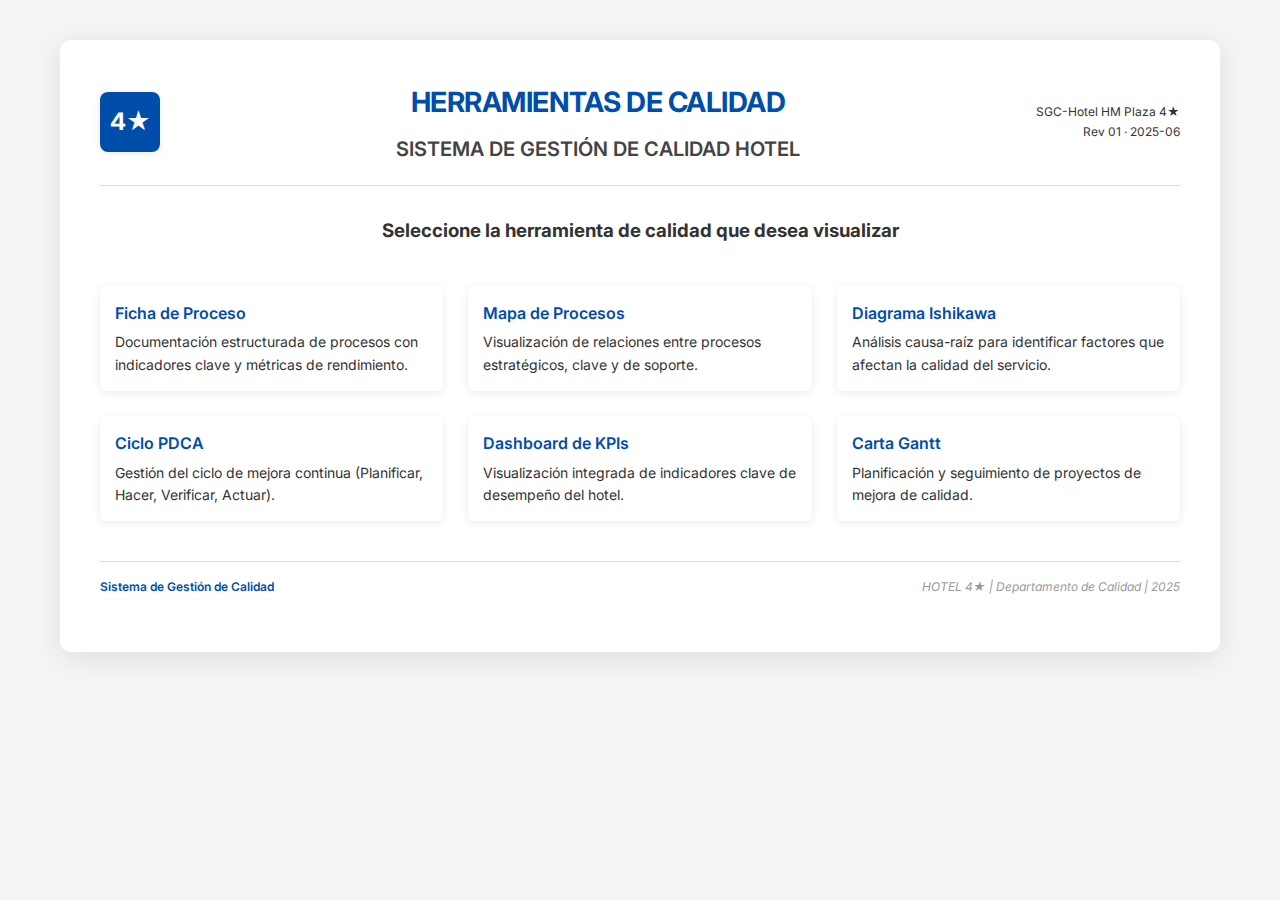
<file: index.html>
<!DOCTYPE html>
<html lang="es">
<head>
    <meta charset="UTF-8">
    <meta name="viewport" content="width=device-width, initial-scale=1.0">
    <title>Herramientas de Calidad - Hotel 4★</title>
    <link rel="preconnect" href="https://fonts.googleapis.com">
    <link rel="preconnect" href="https://fonts.gstatic.com" crossorigin>
    <link href="https://fonts.googleapis.com/css2?family=Inter:wght@400;500;600;700&display=swap" rel="stylesheet">
    <link rel="stylesheet" href="css/main.css">
    <style>
        .gallery {
            display: grid;
            grid-template-columns: repeat(auto-fill, minmax(300px, 1fr));
            gap: 25px;
            margin: 40px 0;
        }
        
        .gallery-item {
            background: white;
            border-radius: var(--border-radius);
            overflow: hidden;
            box-shadow: var(--box-shadow);
            transition: transform 0.3s, box-shadow 0.3s;
            cursor: pointer;
            text-decoration: none;
            color: var(--color-text);
        }
        
        .gallery-item:hover {
            transform: translateY(-5px);
            box-shadow: 0 10px 25px rgba(0,0,0,0.15);
        }
        
        .gallery-item img {
            width: 100%;
            height: 180px;
            object-fit: cover;
            border-bottom: 1px solid var(--color-border);
        }
        
        .gallery-content {
            padding: 15px;
        }
        
        .gallery-title {
            font-weight: 600;
            font-size: 16px;
            color: var(--color-primary);
            margin-bottom: 5px;
        }
        
        .gallery-description {
            font-size: 14px;
            color: var(--color-text);
        }
        
        .header-main {
            text-align: center;
            margin-bottom: 40px;
        }
    </style>
</head>
<body>
    <div class="page-container">
        <div class="ficha-container">
            <!-- Cabecera -->
            <div class="header">
                <div class="logo">4★</div>
                <div class="title-area">
                    <h1 class="main-title">HERRAMIENTAS DE CALIDAD</h1>
                    <h2 class="subtitle">SISTEMA DE GESTIÓN DE CALIDAD HOTEL</h2>
                </div>
                <div class="metadata">
                    <p>SGC-Hotel HM Plaza 4★</p>
                    <p>Rev 01 · 2025-06</p>
                </div>
            </div>
            
            <div class="header-main">
                <h3>Seleccione la herramienta de calidad que desea visualizar</h3>
            </div>

            <!-- Galería de gráficos -->
            <div class="gallery">
                <!-- Ficha de Proceso -->
                <a href="templates/ficha-proceso.html" class="gallery-item">
                    <div class="gallery-content">
                        <h3 class="gallery-title">Ficha de Proceso</h3>
                        <p class="gallery-description">Documentación estructurada de procesos con indicadores clave y métricas de rendimiento.</p>
                    </div>
                </a>
                
                <!-- Mapa de Procesos -->
                <a href="templates/process-map.html" class="gallery-item">
                    <div class="gallery-content">
                        <h3 class="gallery-title">Mapa de Procesos</h3>
                        <p class="gallery-description">Visualización de relaciones entre procesos estratégicos, clave y de soporte.</p>
                    </div>
                </a>
                
                <!-- Diagrama Ishikawa -->
                <a href="templates/ishikawa.html" class="gallery-item">
                    <div class="gallery-content">
                        <h3 class="gallery-title">Diagrama Ishikawa</h3>
                        <p class="gallery-description">Análisis causa-raíz para identificar factores que afectan la calidad del servicio.</p>
                    </div>
                </a>
                
                <!-- Diagrama PDCA -->
                <a href="templates/pdca.html" class="gallery-item">
                    <div class="gallery-content">
                        <h3 class="gallery-title">Ciclo PDCA</h3>
                        <p class="gallery-description">Gestión del ciclo de mejora continua (Planificar, Hacer, Verificar, Actuar).</p>
                    </div>
                </a>
                
                <!-- Dashboard de KPIs -->
                <a href="templates/kpi-dashboard.html" class="gallery-item">
                    <div class="gallery-content">
                        <h3 class="gallery-title">Dashboard de KPIs</h3>
                        <p class="gallery-description">Visualización integrada de indicadores clave de desempeño del hotel.</p>
                    </div>
                </a>
                
                <!-- Carta Gantt -->
                <a href="templates/gantt.html" class="gallery-item">
                    <div class="gallery-content">
                        <h3 class="gallery-title">Carta Gantt</h3>
                        <p class="gallery-description">Planificación y seguimiento de proyectos de mejora de calidad.</p>
                    </div>
                </a>
            </div>
            
            <!-- Pie de página -->
            <div class="footer">
                <div class="footer-left">Sistema de Gestión de Calidad</div>
                <div class="footer-right">HOTEL 4★ | Departamento de Calidad | 2025</div>
            </div>
        </div>
    </div>
</body>
</html>
</file>
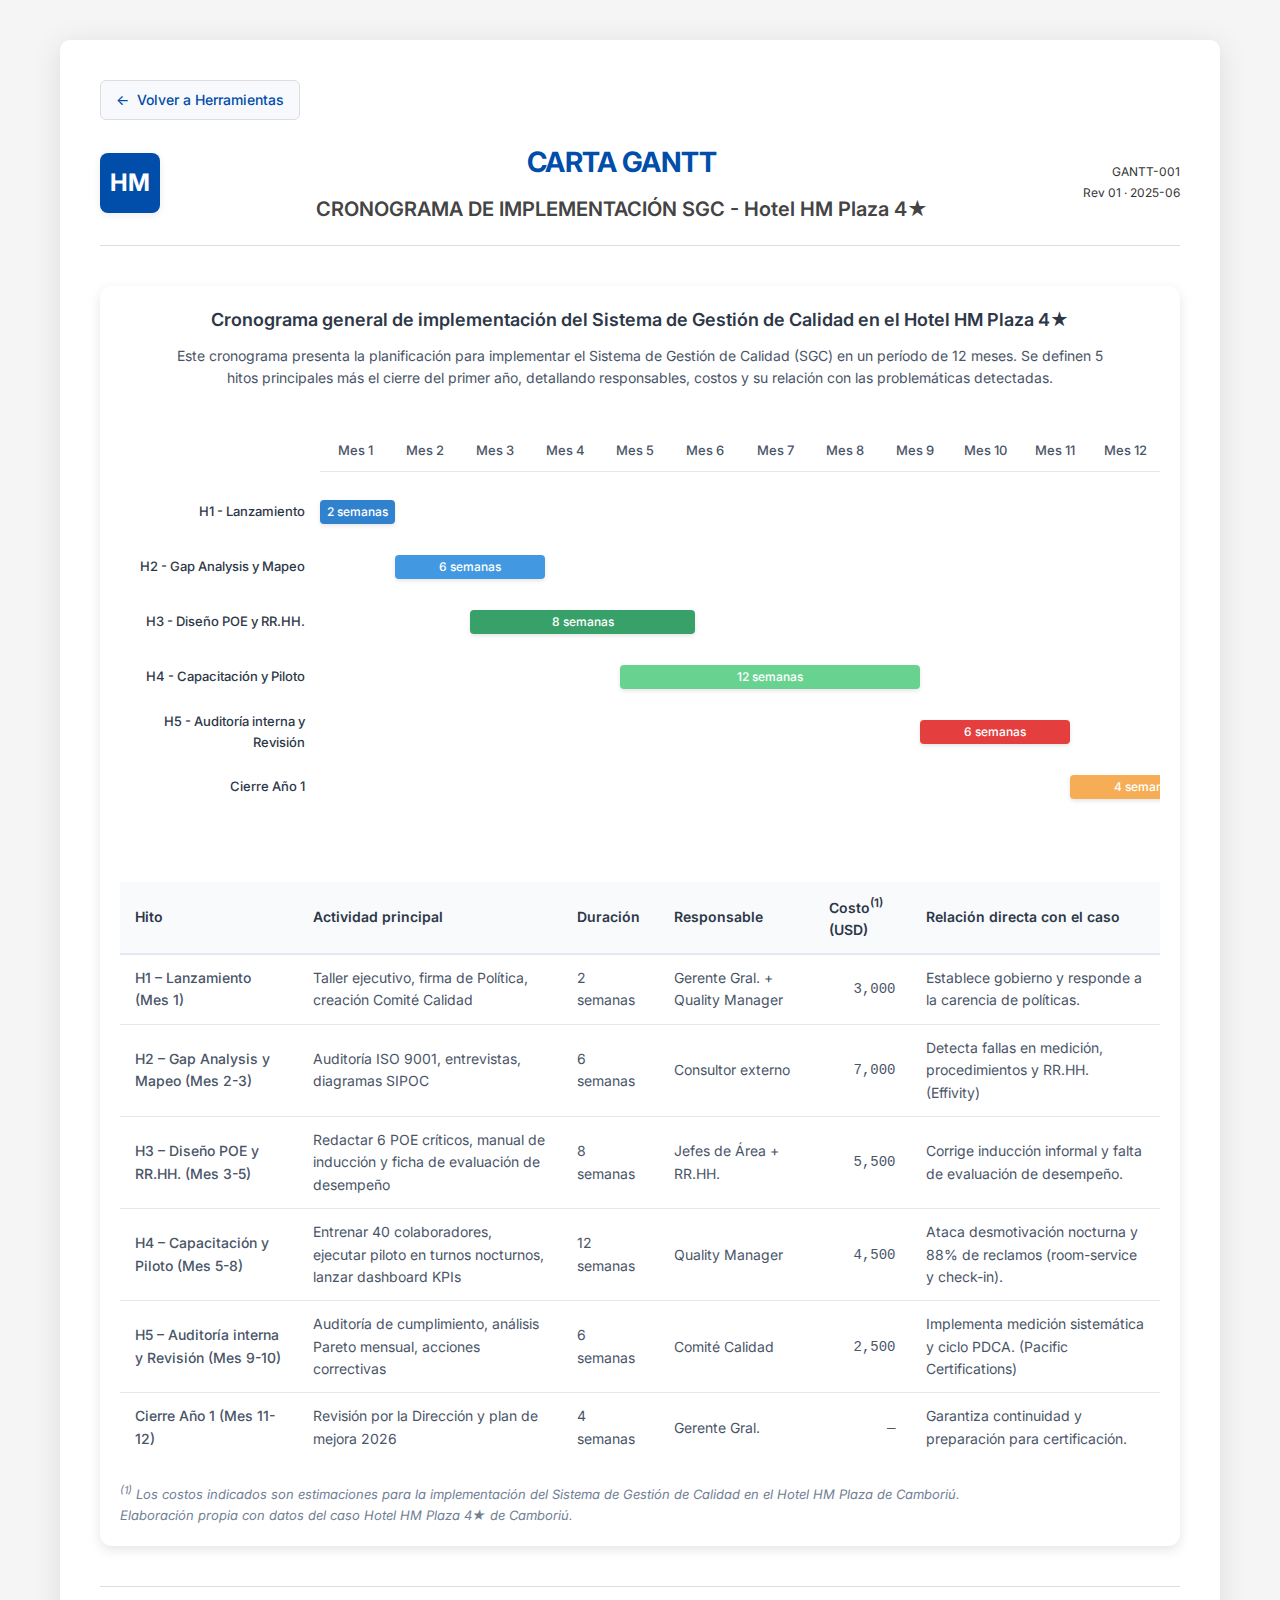
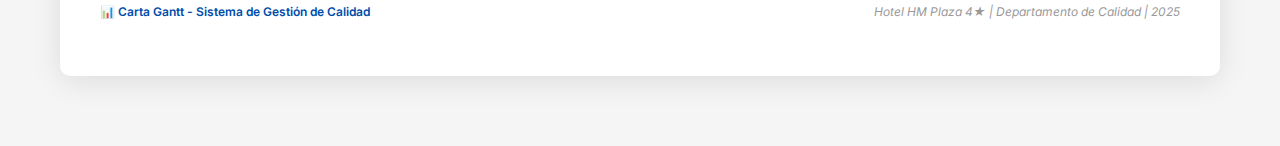
<file: templates/gantt.html>
<!DOCTYPE html>
<html lang="es">
  <head>
    <meta charset="UTF-8" />
    <meta name="viewport" content="width=device-width, initial-scale=1.0" />
    <title>Carta Gantt - Hotel HM Plaza 4★</title>
    <link rel="preconnect" href="https://fonts.googleapis.com" />
    <link rel="preconnect" href="https://fonts.gstatic.com" crossorigin />
    <link
      href="https://fonts.googleapis.com/css2?family=Inter:wght@400;500;600;700&display=swap"
      rel="stylesheet" />
    <link rel="stylesheet" href="../css/main.css" />
    <style>
      .gantt-container {
        margin: 40px 0;
        padding: 20px;
        background: #ffffff;
        border-radius: 12px;
        overflow-x: auto;
        box-shadow: 0 4px 12px rgba(0, 0, 0, 0.1);
      }

      .gantt-intro {
        max-width: 1000px;
        margin: 0 auto 30px;
        text-align: center;
        padding: 0 20px;
      }

      .intro-title {
        font-size: 18px;
        font-weight: 600;
        color: #2d3748;
        margin-bottom: 10px;
      }

      .intro-text {
        font-size: 14px;
        color: #4a5568;
        line-height: 1.6;
      }

      .gantt-chart {
        max-width: 1100px;
        margin: 0 auto 40px;
        overflow-x: auto;
      }

      .chart-container {
        position: relative;
        padding: 20px 0;
        width: 100%;
      }

      .months {
        display: flex;
        margin-left: 200px;
        border-bottom: 1px solid #e2e8f0;
        padding-bottom: 10px;
      }

      .month {
        width: 75px;
        text-align: center;
        font-weight: 500;
        color: #4a5568;
        font-size: 13px;
      }

      .milestones {
        margin-top: 20px;
      }

      .milestone {
        display: flex;
        align-items: center;
        margin-bottom: 15px;
        height: 40px;
      }

      .milestone-label {
        width: 200px;
        padding-right: 15px;
        font-size: 13px;
        font-weight: 500;
        color: #2d3748;
        text-align: right;
      }

      .milestone-bar-container {
        flex-grow: 1;
        position: relative;
        height: 100%;
      }

      .milestone-bar {
        position: absolute;
        height: 24px;
        border-radius: 4px;
        box-shadow: 0 2px 4px rgba(0, 0, 0, 0.1);
        top: 8px;
        display: flex;
        align-items: center;
        justify-content: center;
        color: white;
        font-size: 12px;
        font-weight: 500;
      }

      /* Ajustados los valores de width y left para que encajen en 12 meses exactos */
      .milestone-h1 {
        background: #3182ce;
        width: 75px; /* 2 semanas = 1 mes */
        left: 0;
      }

      .milestone-h2 {
        background: #4299e1;
        width: 150px; /* 6 semanas = 1.5 meses */
        left: 75px; /* Comienza después de H1 */
      }

      .milestone-h3 {
        background: #38a169;
        width: 225px; /* 8 semanas = 2 meses */
        left: 150px; /* Comienza en mes 3 */
      }

      .milestone-h4 {
        background: #68d391;
        width: 300px; /* 12 semanas = 3 meses */
        left: 300px; /* Comienza en mes 5 */
      }

      .milestone-h5 {
        background: #e53e3e;
        width: 150px; /* 6 semanas = 1.5 meses */
        left: 600px; /* Comienza en mes 9 */
      }

      .milestone-closure {
        background: #f6ad55;
        width: 150px; /* 4 semanas = 1 mes */
        left: 750px; /* Comienza en mes 11 */
      }

      .gantt-table {
        max-width: 1100px;
        margin: 0 auto;
        border-collapse: collapse;
        width: 100%;
        font-size: 14px;
      }

      .gantt-table th {
        background: #f8fafc;
        padding: 12px 15px;
        text-align: left;
        font-weight: 600;
        color: #2d3748;
        border-bottom: 2px solid #e2e8f0;
      }

      .gantt-table td {
        padding: 12px 15px;
        border-bottom: 1px solid #e2e8f0;
        color: #4a5568;
      }

      .gantt-table tr:last-child td {
        border-bottom: none;
      }

      .hito-cell {
        font-weight: 500;
        color: #2d3748;
      }

      .h1-color {
        color: #3182ce;
      }
      .h2-color {
        color: #4299e1;
      }
      .h3-color {
        color: #38a169;
      }
      .h4-color {
        color: #68d391;
      }
      .h5-color {
        color: #e53e3e;
      }
      .closure-color {
        color: #ed8936;
      }

      .cost-cell {
        text-align: right;
        font-family: monospace;
        font-size: 14px;
      }

      .table-footer {
        margin-top: 20px;
        font-size: 13px;
        color: #718096;
        font-style: italic;
      }

      .superscript {
        vertical-align: super;
        font-size: 10px;
      }

      @media (max-width: 768px) {
        .gantt-table {
          font-size: 13px;
        }

        .gantt-table td,
        .gantt-table th {
          padding: 10px 8px;
        }
      }
    </style>
  </head>
  <body>
    <div class="page-container">
      <div class="ficha-container">
        <!-- Botón de regreso -->
        <a href="../index.html" class="back-button">Volver a Herramientas</a>

        <!-- Cabecera -->
        <div class="header">
          <div class="logo">HM</div>
          <div class="title-area">
            <h1 class="main-title">CARTA GANTT</h1>
            <h2 class="subtitle">
              CRONOGRAMA DE IMPLEMENTACIÓN SGC - Hotel HM Plaza 4★
            </h2>
          </div>
          <div class="metadata">
            <p>GANTT-001</p>
            <p>Rev 01 · 2025-06</p>
          </div>
        </div>

        <!-- Contenido principal -->
        <div class="gantt-container">
          <!-- Introducción -->
          <div class="gantt-intro">
            <div class="intro-title">
              Cronograma general de implementación del Sistema de Gestión de
              Calidad en el Hotel HM Plaza 4★
            </div>
            <p class="intro-text">
              Este cronograma presenta la planificación para implementar el
              Sistema de Gestión de Calidad (SGC) en un período de 12 meses. Se
              definen 5 hitos principales más el cierre del primer año,
              detallando responsables, costos y su relación con las
              problemáticas detectadas.
            </p>
          </div>

          <!-- Diagrama de Gantt -->
          <div class="gantt-chart">
            <div class="chart-container">
              <div class="months">
                <div class="month">Mes 1</div>
                <div class="month">Mes 2</div>
                <div class="month">Mes 3</div>
                <div class="month">Mes 4</div>
                <div class="month">Mes 5</div>
                <div class="month">Mes 6</div>
                <div class="month">Mes 7</div>
                <div class="month">Mes 8</div>
                <div class="month">Mes 9</div>
                <div class="month">Mes 10</div>
                <div class="month">Mes 11</div>
                <div class="month">Mes 12</div>
              </div>

              <div class="milestones">
                <div class="milestone">
                  <div class="milestone-label">H1 - Lanzamiento</div>
                  <div class="milestone-bar-container">
                    <div class="milestone-bar milestone-h1">2 semanas</div>
                  </div>
                </div>

                <div class="milestone">
                  <div class="milestone-label">H2 - Gap Analysis y Mapeo</div>
                  <div class="milestone-bar-container">
                    <div class="milestone-bar milestone-h2">6 semanas</div>
                  </div>
                </div>

                <div class="milestone">
                  <div class="milestone-label">H3 - Diseño POE y RR.HH.</div>
                  <div class="milestone-bar-container">
                    <div class="milestone-bar milestone-h3">8 semanas</div>
                  </div>
                </div>

                <div class="milestone">
                  <div class="milestone-label">H4 - Capacitación y Piloto</div>
                  <div class="milestone-bar-container">
                    <div class="milestone-bar milestone-h4">12 semanas</div>
                  </div>
                </div>

                <div class="milestone">
                  <div class="milestone-label">
                    H5 - Auditoría interna y Revisión
                  </div>
                  <div class="milestone-bar-container">
                    <div class="milestone-bar milestone-h5">6 semanas</div>
                  </div>
                </div>

                <div class="milestone">
                  <div class="milestone-label">Cierre Año 1</div>
                  <div class="milestone-bar-container">
                    <div class="milestone-bar milestone-closure">4 semanas</div>
                  </div>
                </div>
              </div>
            </div>
          </div>

          <!-- Tabla de detalles -->
          <table class="gantt-table">
            <thead>
              <tr>
                <th>Hito</th>
                <th>Actividad principal</th>
                <th>Duración</th>
                <th>Responsable</th>
                <th>Costo<sup>(1)</sup> (USD)</th>
                <th>Relación directa con el caso</th>
              </tr>
            </thead>
            <tbody>
              <tr>
                <td class="hito-cell h1-color">H1 – Lanzamiento (Mes 1)</td>
                <td>
                  Taller ejecutivo, firma de Política, creación Comité Calidad
                </td>
                <td>2 semanas</td>
                <td>Gerente Gral. + Quality Manager</td>
                <td class="cost-cell">3,000</td>
                <td>
                  Establece gobierno y responde a la carencia de políticas.
                </td>
              </tr>
              <tr>
                <td class="hito-cell h2-color">
                  H2 – Gap Analysis y Mapeo (Mes 2-3)
                </td>
                <td>Auditoría ISO 9001, entrevistas, diagramas SIPOC</td>
                <td>6 semanas</td>
                <td>Consultor externo</td>
                <td class="cost-cell">7,000</td>
                <td>
                  Detecta fallas en medición, procedimientos y RR.HH. (Effivity)
                </td>
              </tr>
              <tr>
                <td class="hito-cell h3-color">
                  H3 – Diseño POE y RR.HH. (Mes 3-5)
                </td>
                <td>
                  Redactar 6 POE críticos, manual de inducción y ficha de
                  evaluación de desempeño
                </td>
                <td>8 semanas</td>
                <td>Jefes de Área + RR.HH.</td>
                <td class="cost-cell">5,500</td>
                <td>
                  Corrige inducción informal y falta de evaluación de desempeño.
                </td>
              </tr>
              <tr>
                <td class="hito-cell h4-color">
                  H4 – Capacitación y Piloto (Mes 5-8)
                </td>
                <td>
                  Entrenar 40 colaboradores, ejecutar piloto en turnos
                  nocturnos, lanzar dashboard KPIs
                </td>
                <td>12 semanas</td>
                <td>Quality Manager</td>
                <td class="cost-cell">4,500</td>
                <td>
                  Ataca desmotivación nocturna y 88% de reclamos (room-service y
                  check-in).
                </td>
              </tr>
              <tr>
                <td class="hito-cell h5-color">
                  H5 – Auditoría interna y Revisión (Mes 9-10)
                </td>
                <td>
                  Auditoría de cumplimiento, análisis Pareto mensual, acciones
                  correctivas
                </td>
                <td>6 semanas</td>
                <td>Comité Calidad</td>
                <td class="cost-cell">2,500</td>
                <td>
                  Implementa medición sistemática y ciclo PDCA. (Pacific
                  Certifications)
                </td>
              </tr>
              <tr>
                <td class="hito-cell closure-color">
                  Cierre Año 1 (Mes 11-12)
                </td>
                <td>Revisión por la Dirección y plan de mejora 2026</td>
                <td>4 semanas</td>
                <td>Gerente Gral.</td>
                <td class="cost-cell">—</td>
                <td>Garantiza continuidad y preparación para certificación.</td>
              </tr>
            </tbody>
          </table>

          <div class="table-footer">
            <p>
              <sup>(1)</sup> Los costos indicados son estimaciones para la
              implementación del Sistema de Gestión de Calidad en el Hotel HM
              Plaza de Camboriú.
            </p>
            <p>
              Elaboración propia con datos del caso Hotel HM Plaza 4★ de
              Camboriú.
            </p>
          </div>
        </div>

        <!-- Pie de página -->
        <div class="footer">
          <div class="footer-left">
            📊 Carta Gantt - Sistema de Gestión de Calidad
          </div>
          <div class="footer-right">
            Hotel HM Plaza 4★ | Departamento de Calidad | 2025
          </div>
        </div>
      </div>
    </div>
  </body>
</html>
</file>
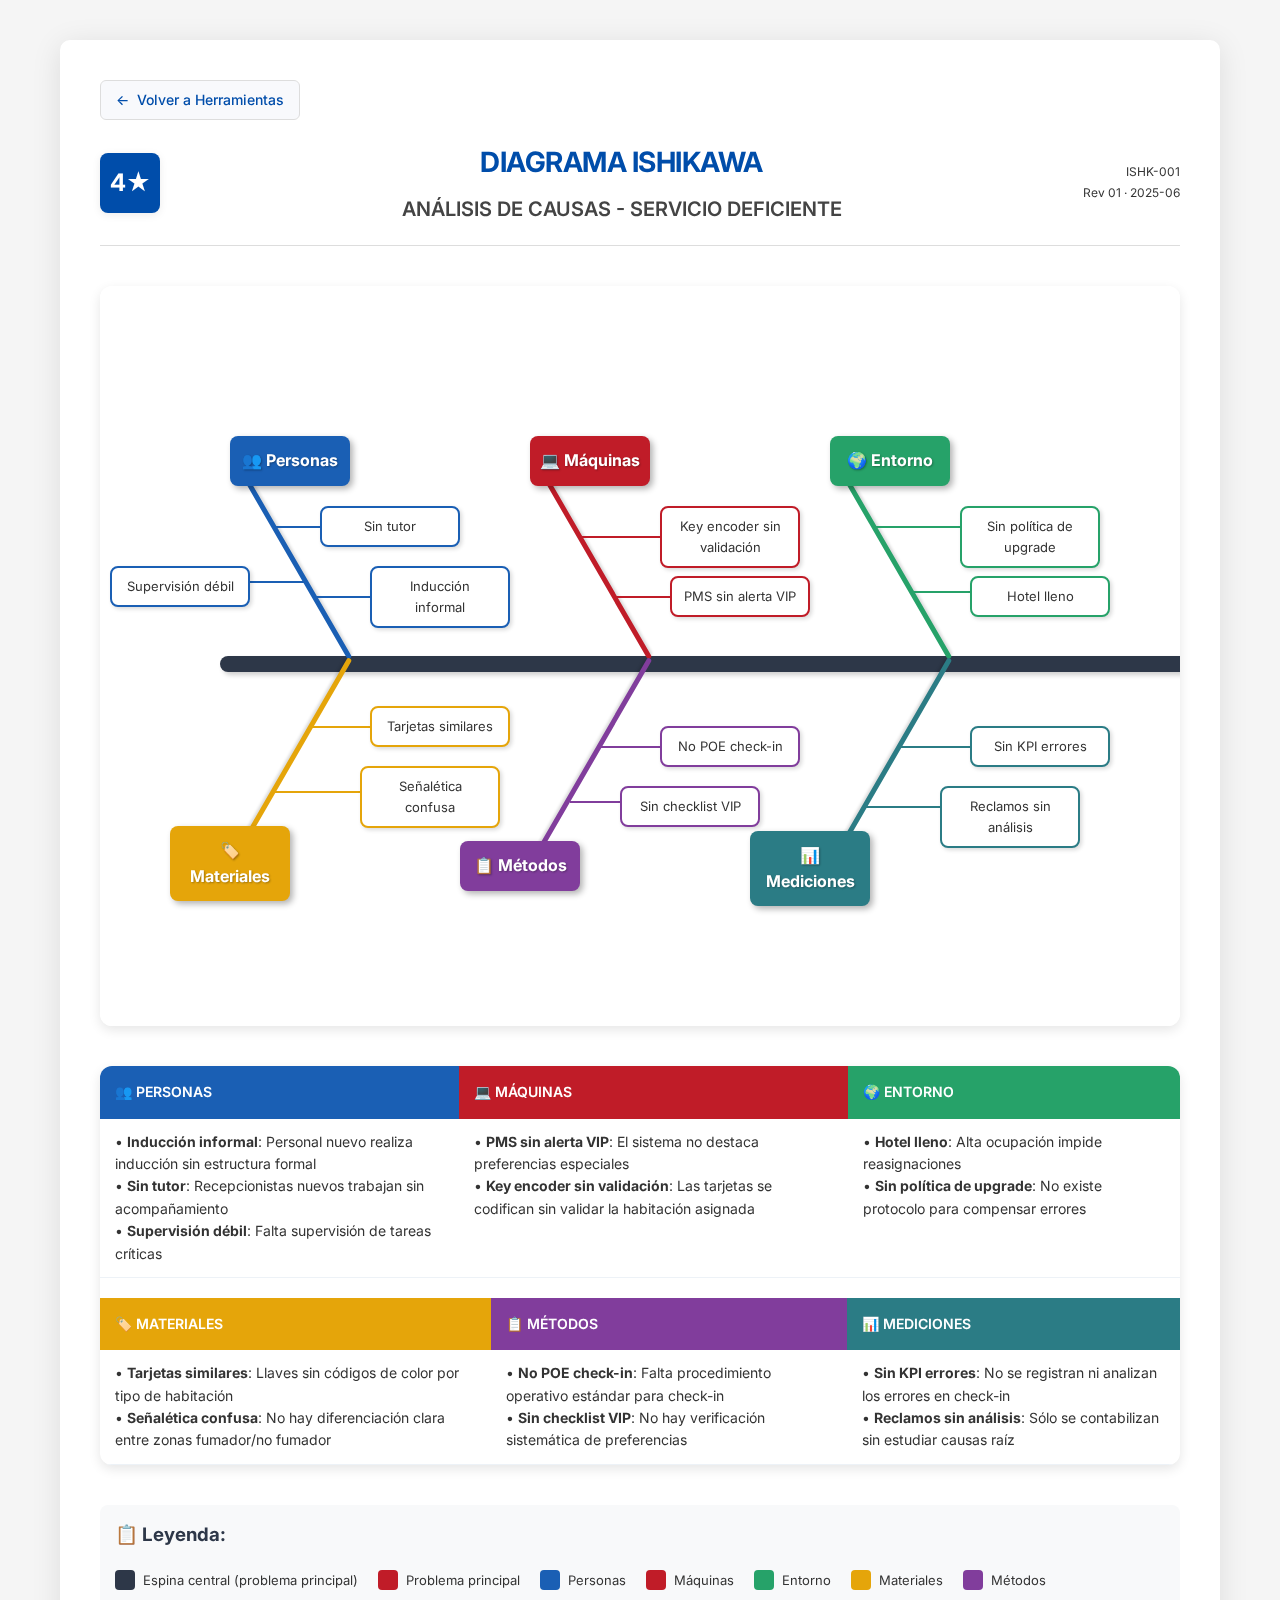
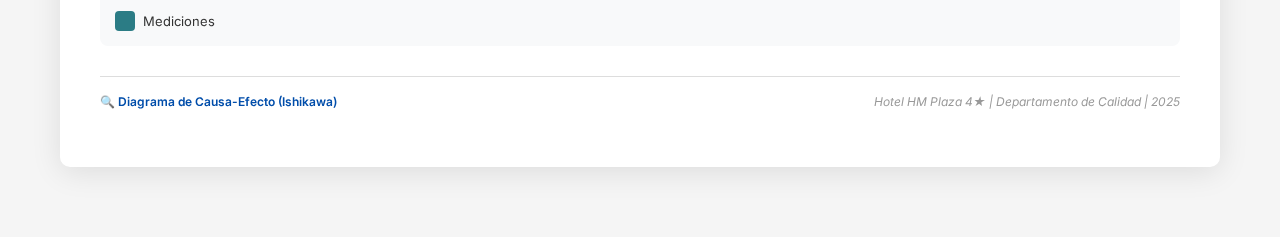
<file: templates/ishikawa.html>
<!DOCTYPE html>
<html lang="es">
  <head>
    <meta charset="UTF-8" />
    <meta name="viewport" content="width=device-width, initial-scale=1.0" />
    <title>Diagrama Ishikawa - Hotel HM Plaza 4★ 4★</title>
    <link rel="preconnect" href="https://fonts.googleapis.com" />
    <link rel="preconnect" href="https://fonts.gstatic.com" crossorigin />
    <link
      href="https://fonts.googleapis.com/css2?family=Inter:wght@400;500;600;700&display=swap"
      rel="stylesheet" />
    <link rel="stylesheet" href="../css/main.css" />
    <style>
      .ishikawa-container {
        margin: 40px 0;
        padding: 20px;
        background: #ffffff;
        border-radius: 12px;
        overflow-x: auto;
        box-shadow: 0 4px 12px rgba(0, 0, 0, 0.1);
      }

      .diagram {
        width: 1280px;
        height: 700px;
        position: relative;
        margin: 0 auto;
      }

      /* Espina central con estilo mejorado */
      .main-spine {
        position: absolute;
        top: 350px;
        left: 100px;
        width: 1000px;
        height: 16px;
        background: #2d3748;
        z-index: 1;
        border-radius: 8px;
        box-shadow: 3px 3px 5px rgba(0, 0, 0, 0.2);
      }

      /* Punta de flecha mejorada */
      .arrow-head {
        position: absolute;
        top: 335px;
        right: 150px;
        width: 0;
        height: 0;
        border-left: 40px solid #2d3748;
        border-top: 24px solid transparent;
        border-bottom: 24px solid transparent;
        z-index: 2;
        filter: drop-shadow(3px 3px 2px rgba(0, 0, 0, 0.2));
      }

      /* Problema principal con estilo mejorado */
      .problem {
        position: absolute;
        top: 265px;
        right: 20px;
        width: 180px;
        padding: 20px 15px;
        background: #fef2f2;
        color: #b91c1c;
        text-align: center;
        border-radius: 50%;
        height: 180px;
        font-weight: bold;
        border: 4px solid #c01c28;
        box-shadow: 0 6px 10px rgba(0, 0, 0, 0.2);
        z-index: 10;
        display: flex;
        align-items: center;
        justify-content: center;
      }

      /* Categorías */
      .category {
        position: absolute;
        width: 120px;
        padding: 12px 10px;
        text-align: center;
        font-weight: bold;
        color: white;
        border-radius: 8px;
        z-index: 5;
        box-shadow: 3px 3px 6px rgba(0, 0, 0, 0.3);
        text-shadow: 1px 1px 2px rgba(0, 0, 0, 0.3);
      }

      /* Líneas de espina */
      .spine-line {
        position: absolute;
        height: 5px;
        transform-origin: left center;
        z-index: 2;
        border-radius: 3px;
        box-shadow: 2px 2px 3px rgba(0, 0, 0, 0.15);
      }

      /* Líneas superiores - hacia arriba (como en la imagen) */
      .line-top {
        transform: rotate(-120deg);
      }

      /* Líneas inferiores - hacia abajo (como en la imagen) */
      .line-bottom {
        transform: rotate(120deg);
      }

      /* Colores de las categorías según palette */
      .cat-personas {
        background: #1a5fb4;
      }
      .cat-maquinas {
        background: #c01c28;
      }
      .cat-entorno {
        background: #26a269;
      }
      .cat-materiales {
        background: #e5a50a;
      }
      .cat-metodos {
        background: #813d9c;
      }
      .cat-mediciones {
        background: #2b7c85;
      }

      /* Líneas de las categorías con sus colores */
      .line-personas {
        background: #1a5fb4;
      }
      .line-maquinas {
        background: #c01c28;
      }
      .line-entorno {
        background: #26a269;
      }
      .line-materiales {
        background: #e5a50a;
      }
      .line-metodos {
        background: #813d9c;
      }
      .line-mediciones {
        background: #2b7c85;
      }

      /* Subcausas */
      .subcause {
        position: absolute;
        width: 140px;
        padding: 8px 12px;
        border-radius: 8px;
        font-size: 13px;
        background: white;
        text-align: center;
        z-index: 3;
        box-shadow: 2px 2px 4px rgba(0, 0, 0, 0.15);
      }

      /* Bordes de subcausas según categoría */
      .border-personas {
        border: 2px solid #1a5fb4;
      }
      .border-maquinas {
        border: 2px solid #c01c28;
      }
      .border-entorno {
        border: 2px solid #26a269;
      }
      .border-materiales {
        border: 2px solid #e5a50a;
      }
      .border-metodos {
        border: 2px solid #813d9c;
      }
      .border-mediciones {
        border: 2px solid #2b7c85;
      }

      .subcause-line {
        position: absolute;
        height: 2px;
        z-index: 2;
      }

      /* Colores de las líneas subcausas */
      .subline-personas {
        background: #1a5fb4;
      }
      .subline-maquinas {
        background: #c01c28;
      }
      .subline-entorno {
        background: #26a269;
      }
      .subline-materiales {
        background: #e5a50a;
      }
      .subline-metodos {
        background: #813d9c;
      }
      .subline-mediciones {
        background: #2b7c85;
      }

      /* Tabla de análisis */
      .analysis-table {
        margin: 40px 0;
        background: white;
        border-radius: 12px;
        overflow: hidden;
        box-shadow: 0 4px 12px rgba(0, 0, 0, 0.1);
      }

      .analysis-table table {
        width: 100%;
        border-collapse: collapse;
      }

      .analysis-table th {
        padding: 15px;
        text-align: left;
        font-weight: 600;
        font-size: 14px;
        color: white;
      }

      .th-personas {
        background: #1a5fb4;
      }
      .th-maquinas {
        background: #c01c28;
      }
      .th-entorno {
        background: #26a269;
      }
      .th-materiales {
        background: #e5a50a;
      }
      .th-metodos {
        background: #813d9c;
      }
      .th-mediciones {
        background: #2b7c85;
      }

      .analysis-table td {
        padding: 12px 15px;
        border-bottom: 1px solid #edf2f7;
        vertical-align: top;
        font-size: 14px;
      }

      .analysis-table tr:nth-child(even) {
        background: #f8f9fa;
      }

      .legend {
        margin-top: 20px;
        padding: 15px;
        background: #f8f9fa;
        border-radius: 8px;
        display: flex;
        gap: 20px;
        flex-wrap: wrap;
      }

      .legend-item {
        display: flex;
        align-items: center;
        font-size: 13px;
      }

      .legend-color {
        width: 20px;
        height: 20px;
        margin-right: 8px;
        border-radius: 4px;
      }
    </style>
  </head>
  <body>
    <div class="page-container">
      <div class="ficha-container">
        <!-- Botón de regreso -->
        <a href="../index.html" class="back-button">Volver a Herramientas</a>

        <!-- Cabecera -->
        <div class="header">
          <div class="logo">4★</div>
          <div class="title-area">
            <h1 class="main-title">DIAGRAMA ISHIKAWA</h1>
            <h2 class="subtitle">ANÁLISIS DE CAUSAS - SERVICIO DEFICIENTE</h2>
          </div>
          <div class="metadata">
            <p>ISHK-001</p>
            <p>Rev 01 · 2025-06</p>
          </div>
        </div>

        <!-- DIAGRAMA DE ISHIKAWA SIMPLIFICADO -->
        <div class="ishikawa-container">
          <div class="diagram">
            <!-- Espina central -->
            <div class="main-spine"></div>
            <div class="arrow-head"></div>

            <!-- Problema principal -->
            <div class="problem">
              SERVICIO DEFICIENTE<br />(Hab. fumador / llaves erróneas)
            </div>

            <!-- CATEGORÍAS SUPERIORES -->

            <!-- PERSONAS -->
            <div
              class="spine-line line-top line-personas"
              style="top: 350px; left: 230px; width: 220px"></div>
            <div class="category cat-personas" style="top: 130px; left: 110px">
              👥 Personas
            </div>

            <!-- Subcausas Personas -->
            <div
              class="subcause border-personas"
              style="top: 260px; left: 250px">
              Inducción informal
            </div>
            <div
              class="subcause-line subline-personas"
              style="
                top: 290px;
                left: 195px;
                width: 65px;
                transform: rotate(-180deg);
              "></div>

            <div
              class="subcause border-personas"
              style="top: 200px; left: 200px">
              Sin tutor
            </div>
            <div
              class="subcause-line subline-personas"
              style="
                top: 220px;
                left: 155px;
                width: 65px;
                transform: rotate(-180deg);
              "></div>

            <div
              class="subcause border-personas"
              style="top: 260px; left: -10px">
              Supervisión débil
            </div>
            <div
              class="subcause-line subline-personas"
              style="
                top: 275px;
                left: 85px;
                width: 100px;
                transform: rotate(180deg);
              "></div>

            <!-- MÁQUINAS -->
            <div
              class="spine-line line-top line-maquinas"
              style="top: 350px; left: 530px; width: 220px"></div>
            <div class="category cat-maquinas" style="top: 130px; left: 410px">
              💻 Máquinas
            </div>

            <!-- Subcausas Máquinas -->
            <div
              class="subcause border-maquinas"
              style="top: 270px; left: 550px">
              PMS sin alerta VIP
            </div>
            <div
              class="subcause-line subline-maquinas"
              style="
                top: 290px;
                left: 495px;
                width: 100px;
                transform: rotate(180deg);
              "></div>

            <div
              class="subcause border-maquinas"
              style="top: 200px; left: 540px">
              Key encoder sin validación
            </div>
            <div
              class="subcause-line subline-maquinas"
              style="
                top: 230px;
                left: 460px;
                width: 100px;
                transform: rotate(180deg);
              "></div>

            <!-- ENTORNO -->
            <div
              class="spine-line line-top line-entorno"
              style="top: 350px; left: 830px; width: 220px"></div>
            <div class="category cat-entorno" style="top: 130px; left: 710px">
              🌍 Entorno
            </div>

            <!-- Subcausas Entorno -->
            <div
              class="subcause border-entorno"
              style="top: 270px; left: 850px">
              Hotel lleno
            </div>
            <div
              class="subcause-line subline-entorno"
              style="
                top: 285px;
                left: 790px;
                width: 100px;
                transform: rotate(180deg);
              "></div>

            <div
              class="subcause border-entorno"
              style="top: 200px; left: 840px">
              Sin política de upgrade
            </div>
            <div
              class="subcause-line subline-entorno"
              style="
                top: 220px;
                left: 755px;
                width: 100px;
                transform: rotate(180deg);
              "></div>

            <!-- CATEGORÍAS INFERIORES -->

            <!-- MATERIALES -->
            <div
              class="spine-line line-bottom line-materiales"
              style="top: 350px; left: 230px; width: 220px"></div>
            <div class="category cat-materiales" style="top: 520px; left: 50px">
              🏷️ Materiales
            </div>

            <!-- Subcausas Materiales -->
            <div
              class="subcause border-materiales"
              style="top: 400px; left: 250px">
              Tarjetas similares
            </div>
            <div
              class="subcause-line subline-materiales"
              style="
                top: 420px;
                left: 190px;
                width: 100px;
                transform: rotate(180deg);
              "></div>

            <div
              class="subcause border-materiales"
              style="top: 460px; left: 240px">
              Señalética confusa
            </div>
            <div
              class="subcause-line subline-materiales"
              style="
                top: 485px;
                left: 155px;
                width: 100px;
                transform: rotate(180deg);
              "></div>

            <!-- MÉTODOS -->
            <div
              class="spine-line line-bottom line-metodos"
              style="top: 350px; left: 530px; width: 220px"></div>
            <div class="category cat-metodos" style="top: 535px; left: 340px">
              📋 Métodos
            </div>

            <!-- Subcausas Métodos -->
            <div
              class="subcause border-metodos"
              style="top: 420px; left: 540px">
              No POE check-in
            </div>
            <div
              class="subcause-line subline-metodos"
              style="
                top: 440px;
                left: 480px;
                width: 100px;
                transform: rotate(180deg);
              "></div>

            <div
              class="subcause border-metodos"
              style="top: 480px; left: 500px">
              Sin checklist VIP
            </div>
            <div
              class="subcause-line subline-metodos"
              style="
                top: 495px;
                left: 450px;
                width: 100px;
                transform: rotate(180deg);
              "></div>

            <!-- MEDICIONES -->
            <div
              class="spine-line line-bottom line-mediciones"
              style="top: 350px; left: 830px; width: 220px"></div>
            <div
              class="category cat-mediciones"
              style="top: 525px; left: 630px">
              📊 Mediciones
            </div>

            <!-- Subcausas Mediciones -->
            <div
              class="subcause border-mediciones"
              style="top: 420px; left: 850px">
              Sin KPI errores
            </div>
            <div
              class="subcause-line subline-mediciones"
              style="
                top: 440px;
                left: 780px;
                width: 100px;
                transform: rotate(180deg);
              "></div>

            <div
              class="subcause border-mediciones"
              style="top: 480px; left: 820px">
              Reclamos sin análisis
            </div>
            <div
              class="subcause-line subline-mediciones"
              style="
                top: 500px;
                left: 745px;
                width: 100px;
                transform: rotate(180deg);
              "></div>
          </div>
        </div>

        <!-- Tabla de Análisis -->
        <div class="analysis-table">
          <table>
            <thead>
              <tr>
                <th class="th-personas">👥 PERSONAS</th>
                <th class="th-maquinas">💻 MÁQUINAS</th>
                <th class="th-entorno">🌍 ENTORNO</th>
              </tr>
            </thead>
            <tbody>
              <tr>
                <td>
                  • <strong>Inducción informal</strong>: Personal nuevo realiza
                  inducción sin estructura formal<br />
                  • <strong>Sin tutor</strong>: Recepcionistas nuevos trabajan
                  sin acompañamiento<br />
                  • <strong>Supervisión débil</strong>: Falta supervisión de
                  tareas críticas
                </td>
                <td>
                  • <strong>PMS sin alerta VIP</strong>: El sistema no destaca
                  preferencias especiales<br />
                  • <strong>Key encoder sin validación</strong>: Las tarjetas se
                  codifican sin validar la habitación asignada
                </td>
                <td>
                  • <strong>Hotel lleno</strong>: Alta ocupación impide
                  reasignaciones<br />
                  • <strong>Sin política de upgrade</strong>: No existe
                  protocolo para compensar errores
                </td>
              </tr>
            </tbody>
          </table>

          <table style="margin-top: 20px">
            <thead>
              <tr>
                <th class="th-materiales">🏷️ MATERIALES</th>
                <th class="th-metodos">📋 MÉTODOS</th>
                <th class="th-mediciones">📊 MEDICIONES</th>
              </tr>
            </thead>
            <tbody>
              <tr>
                <td>
                  • <strong>Tarjetas similares</strong>: Llaves sin códigos de
                  color por tipo de habitación<br />
                  • <strong>Señalética confusa</strong>: No hay diferenciación
                  clara entre zonas fumador/no fumador
                </td>
                <td>
                  • <strong>No POE check-in</strong>: Falta procedimiento
                  operativo estándar para check-in<br />
                  • <strong>Sin checklist VIP</strong>: No hay verificación
                  sistemática de preferencias
                </td>
                <td>
                  • <strong>Sin KPI errores</strong>: No se registran ni
                  analizan los errores en check-in<br />
                  • <strong>Reclamos sin análisis</strong>: Sólo se contabilizan
                  sin estudiar causas raíz
                </td>
              </tr>
            </tbody>
          </table>
        </div>

        <!-- Leyenda -->
        <div class="legend">
          <h3 style="width: 100%; margin-top: 0; color: #2d3748">
            📋 Leyenda:
          </h3>
          <div class="legend-item">
            <div class="legend-color" style="background: #2d3748"></div>
            <span>Espina central (problema principal)</span>
          </div>
          <div class="legend-item">
            <div class="legend-color" style="background: #c01c28"></div>
            <span>Problema principal</span>
          </div>
          <div class="legend-item">
            <div class="legend-color" style="background: #1a5fb4"></div>
            <span>Personas</span>
          </div>
          <div class="legend-item">
            <div class="legend-color" style="background: #c01c28"></div>
            <span>Máquinas</span>
          </div>
          <div class="legend-item">
            <div class="legend-color" style="background: #26a269"></div>
            <span>Entorno</span>
          </div>
          <div class="legend-item">
            <div class="legend-color" style="background: #e5a50a"></div>
            <span>Materiales</span>
          </div>
          <div class="legend-item">
            <div class="legend-color" style="background: #813d9c"></div>
            <span>Métodos</span>
          </div>
          <div class="legend-item">
            <div class="legend-color" style="background: #2b7c85"></div>
            <span>Mediciones</span>
          </div>
        </div>

        <!-- Pie de página -->
        <div class="footer">
          <div class="footer-left">🔍 Diagrama de Causa-Efecto (Ishikawa)</div>
          <div class="footer-right">
            Hotel HM Plaza 4★ | Departamento de Calidad | 2025
          </div>
        </div>
      </div>
    </div>
  </body>
</html>
</file>
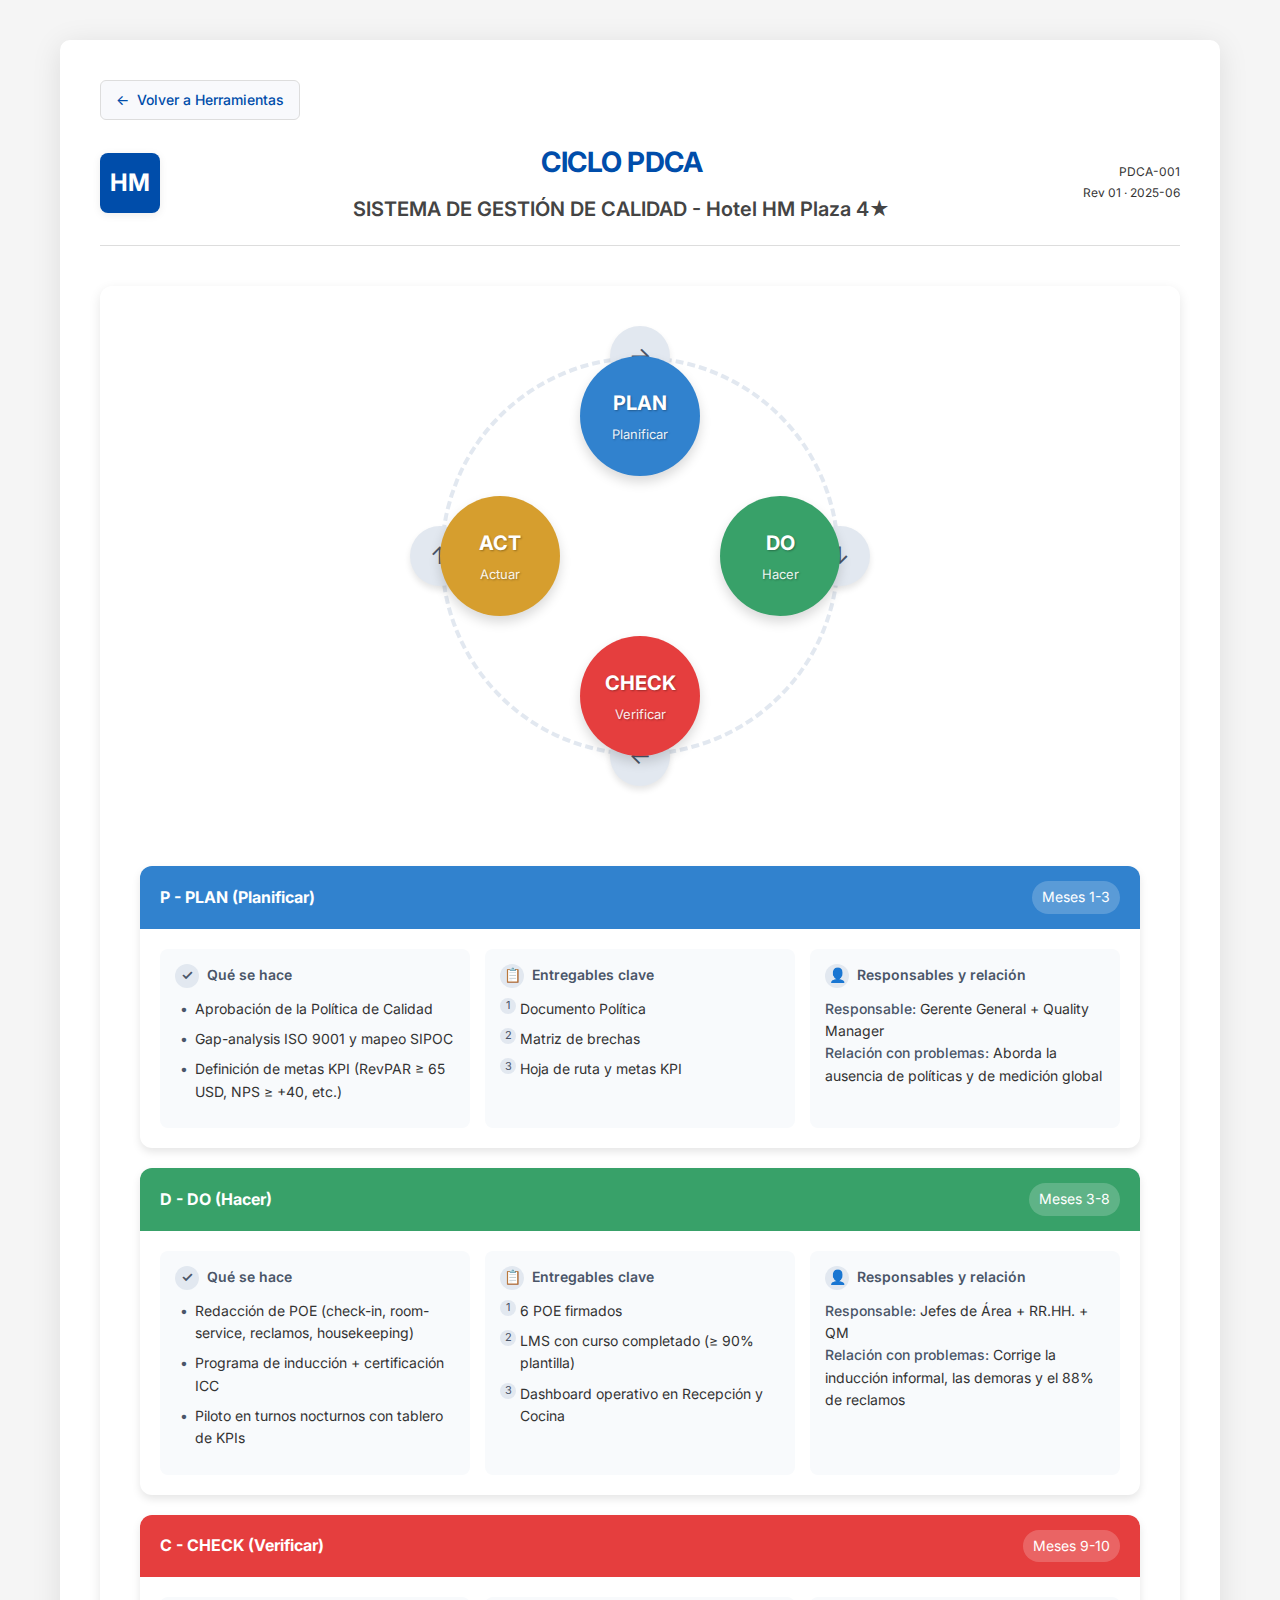
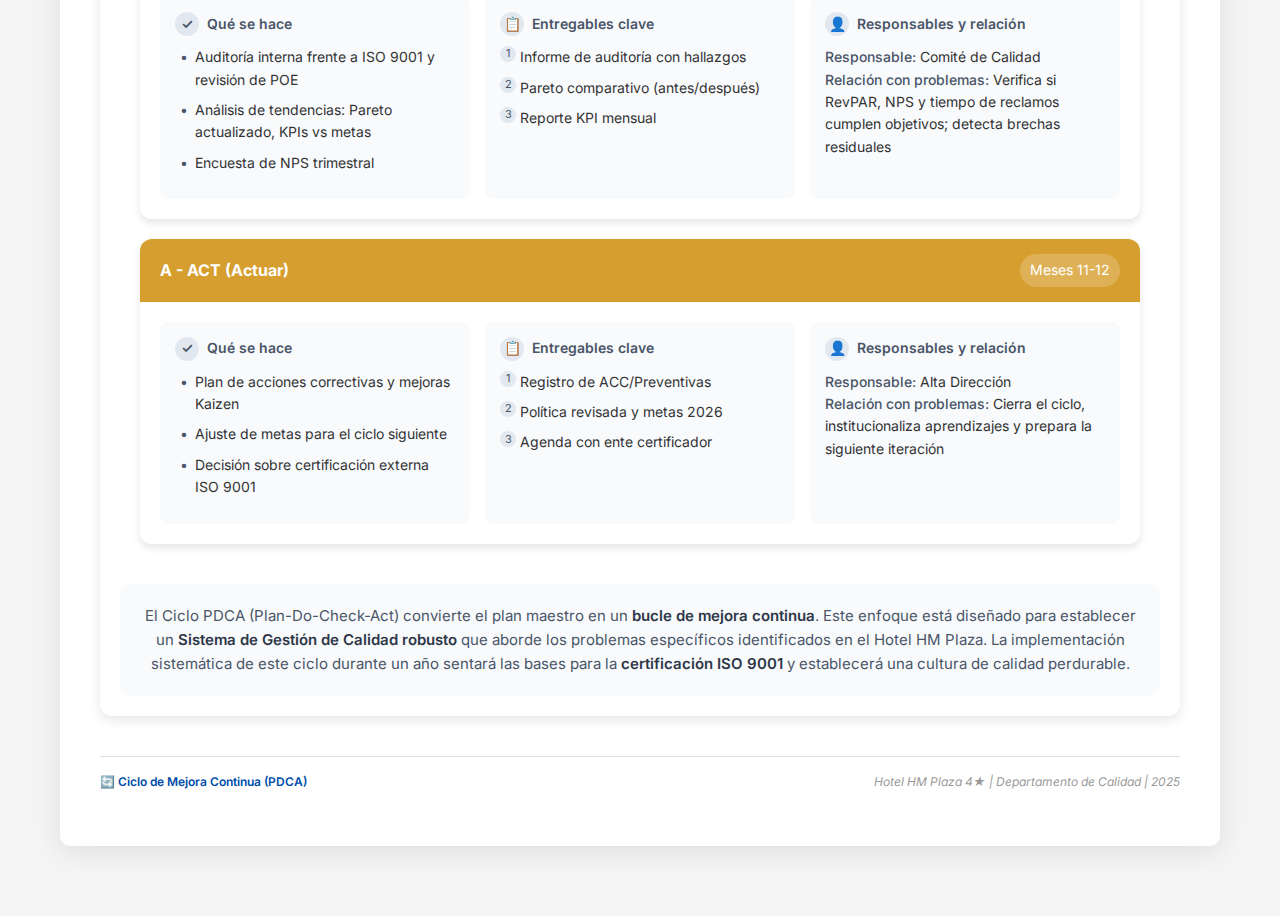
<file: templates/pdca.html>
<!DOCTYPE html>
<html lang="es">
  <head>
    <meta charset="UTF-8" />
    <meta name="viewport" content="width=device-width, initial-scale=1.0" />
    <title>Ciclo PDCA - Hotel HM Plaza 4★</title>
    <link rel="preconnect" href="https://fonts.googleapis.com" />
    <link rel="preconnect" href="https://fonts.gstatic.com" crossorigin />
    <link
      href="https://fonts.googleapis.com/css2?family=Inter:wght@400;500;600;700&display=swap"
      rel="stylesheet" />
    <link rel="stylesheet" href="../css/main.css" />
    <style>
      .pdca-container {
        margin: 40px 0;
        padding: 20px;
        background: #ffffff;
        border-radius: 12px;
        overflow-x: auto;
        box-shadow: 0 4px 12px rgba(0, 0, 0, 0.1);
      }

      .pdca-cycle {
        position: relative;
        width: 500px;
        height: 500px;
        margin: 0 auto 60px;
      }

      .circle {
        position: absolute;
        width: 400px;
        height: 400px;
        border-radius: 50%;
        border: 4px dashed #e2e8f0;
        top: 50px;
        left: 50px;
      }

      .arrow {
        position: absolute;
        width: 60px;
        height: 60px;
        background: #e2e8f0;
        border-radius: 50%;
        display: flex;
        align-items: center;
        justify-content: center;
        font-size: 24px;
        color: #4a5568;
        box-shadow: 0 4px 6px rgba(0, 0, 0, 0.1);
      }

      .arrow-1 {
        top: 20px;
        left: 220px;
      }

      .arrow-2 {
        top: 220px;
        right: 20px;
      }

      .arrow-3 {
        bottom: 20px;
        left: 220px;
      }

      .arrow-4 {
        top: 220px;
        left: 20px;
      }

      .phase {
        position: absolute;
        width: 120px;
        height: 120px;
        border-radius: 50%;
        display: flex;
        align-items: center;
        justify-content: center;
        font-weight: bold;
        font-size: 20px;
        color: white;
        text-shadow: 1px 1px 2px rgba(0, 0, 0, 0.3);
        box-shadow: 0 6px 12px rgba(0, 0, 0, 0.15);
        flex-direction: column;
      }

      .phase-small {
        font-size: 13px;
        font-weight: normal;
        opacity: 0.9;
        margin-top: 5px;
      }

      .phase-plan {
        top: 50px;
        left: 190px;
        background: #3182ce;
      }

      .phase-do {
        top: 190px;
        right: 50px;
        background: #38a169;
      }

      .phase-check {
        bottom: 50px;
        left: 190px;
        background: #e53e3e;
      }

      .phase-act {
        top: 190px;
        left: 50px;
        background: #d69e2e;
      }

      .pdca-detail {
        display: grid;
        grid-template-columns: 1fr;
        gap: 20px;
        max-width: 1000px;
        margin: 0 auto;
      }

      .phase-card {
        background: white;
        border-radius: 12px;
        overflow: hidden;
        box-shadow: 0 4px 8px rgba(0, 0, 0, 0.1);
      }

      .card-header {
        padding: 15px 20px;
        color: white;
        font-weight: bold;
        display: flex;
        justify-content: space-between;
        align-items: center;
      }

      .header-plan {
        background: #3182ce;
      }

      .header-do {
        background: #38a169;
      }

      .header-check {
        background: #e53e3e;
      }

      .header-act {
        background: #d69e2e;
      }

      .card-timeframe {
        background: rgba(255, 255, 255, 0.2);
        padding: 5px 10px;
        border-radius: 20px;
        font-size: 14px;
        font-weight: normal;
      }

      .card-content {
        padding: 20px;
        display: grid;
        grid-template-columns: 1fr 1fr 1fr;
        gap: 15px;
      }

      .content-section {
        padding: 15px;
        background: #f8fafc;
        border-radius: 8px;
        font-size: 14px;
      }

      .section-title {
        font-weight: 600;
        margin-bottom: 10px;
        color: #4a5568;
        display: flex;
        align-items: center;
        gap: 8px;
      }

      .section-title .icon {
        width: 24px;
        height: 24px;
        background: #e2e8f0;
        border-radius: 50%;
        display: flex;
        align-items: center;
        justify-content: center;
      }

      ul.custom-list {
        padding-left: 20px;
        margin: 10px 0;
      }

      ul.custom-list li {
        margin-bottom: 8px;
        position: relative;
        list-style-type: none;
      }

      ul.custom-list li:before {
        content: "•";
        position: absolute;
        left: -15px;
        color: #4a5568;
      }

      ul.numbered-list {
        padding-left: 20px;
        margin: 10px 0;
      }

      ul.numbered-list li {
        margin-bottom: 8px;
        position: relative;
        list-style-type: none;
      }

      ul.numbered-list li:before {
        position: absolute;
        left: -20px;
        width: 16px;
        height: 16px;
        border-radius: 50%;
        background-color: #e2e8f0;
        color: #4a5568;
        font-size: 11px;
        display: flex;
        align-items: center;
        justify-content: center;
      }

      ul.numbered-list li:nth-child(1):before {
        content: "1";
      }

      ul.numbered-list li:nth-child(2):before {
        content: "2";
      }

      ul.numbered-list li:nth-child(3):before {
        content: "3";
      }

      .text-highlight {
        font-weight: 500;
        color: #4a5568;
      }

      .pdca-summary {
        margin-top: 40px;
        padding: 20px;
        background: #f8fafc;
        border-radius: 12px;
        text-align: center;
        font-size: 15px;
        color: #4a5568;
        line-height: 1.6;
      }

      .summary-highlight {
        font-weight: 600;
        color: #2d3748;
      }
    </style>
  </head>
  <body>
    <div class="page-container">
      <div class="ficha-container">
        <!-- Botón de regreso -->
        <a href="../index.html" class="back-button">Volver a Herramientas</a>

        <!-- Cabecera -->
        <div class="header">
          <div class="logo">HM</div>
          <div class="title-area">
            <h1 class="main-title">CICLO PDCA</h1>
            <h2 class="subtitle">
              SISTEMA DE GESTIÓN DE CALIDAD - Hotel HM Plaza 4★
            </h2>
          </div>
          <div class="metadata">
            <p>PDCA-001</p>
            <p>Rev 01 · 2025-06</p>
          </div>
        </div>

        <!-- Contenedor principal -->
        <div class="pdca-container">
          <!-- Diagrama visual del ciclo PDCA -->
          <div class="pdca-cycle">
            <div class="circle"></div>
            <div class="arrow arrow-1">→</div>
            <div class="arrow arrow-2">↓</div>
            <div class="arrow arrow-3">←</div>
            <div class="arrow arrow-4">↑</div>

            <div class="phase phase-plan">
              PLAN
              <div class="phase-small">Planificar</div>
            </div>
            <div class="phase phase-do">
              DO
              <div class="phase-small">Hacer</div>
            </div>
            <div class="phase phase-check">
              CHECK
              <div class="phase-small">Verificar</div>
            </div>
            <div class="phase phase-act">
              ACT
              <div class="phase-small">Actuar</div>
            </div>
          </div>

          <!-- Detalle de las fases del PDCA -->
          <div class="pdca-detail">
            <!-- PLAN -->
            <div class="phase-card">
              <div class="card-header header-plan">
                <div>P - PLAN (Planificar)</div>
                <div class="card-timeframe">Meses 1-3</div>
              </div>
              <div class="card-content">
                <div class="content-section">
                  <div class="section-title">
                    <div class="icon">✓</div>
                    <div>Qué se hace</div>
                  </div>
                  <ul class="custom-list">
                    <li>Aprobación de la Política de Calidad</li>
                    <li>Gap-analysis ISO 9001 y mapeo SIPOC</li>
                    <li>
                      Definición de metas KPI (RevPAR ≥ 65 USD, NPS ≥ +40, etc.)
                    </li>
                  </ul>
                </div>
                <div class="content-section">
                  <div class="section-title">
                    <div class="icon">📋</div>
                    <div>Entregables clave</div>
                  </div>
                  <ul class="numbered-list">
                    <li>Documento Política</li>
                    <li>Matriz de brechas</li>
                    <li>Hoja de ruta y metas KPI</li>
                  </ul>
                </div>
                <div class="content-section">
                  <div class="section-title">
                    <div class="icon">👤</div>
                    <div>Responsables y relación</div>
                  </div>
                  <p>
                    <span class="text-highlight">Responsable:</span> Gerente
                    General + Quality Manager
                  </p>
                  <p>
                    <span class="text-highlight">Relación con problemas:</span>
                    Aborda la ausencia de políticas y de medición global
                  </p>
                </div>
              </div>
            </div>

            <!-- DO -->
            <div class="phase-card">
              <div class="card-header header-do">
                <div>D - DO (Hacer)</div>
                <div class="card-timeframe">Meses 3-8</div>
              </div>
              <div class="card-content">
                <div class="content-section">
                  <div class="section-title">
                    <div class="icon">✓</div>
                    <div>Qué se hace</div>
                  </div>
                  <ul class="custom-list">
                    <li>
                      Redacción de POE (check-in, room-service, reclamos,
                      housekeeping)
                    </li>
                    <li>Programa de inducción + certificación ICC</li>
                    <li>Piloto en turnos nocturnos con tablero de KPIs</li>
                  </ul>
                </div>
                <div class="content-section">
                  <div class="section-title">
                    <div class="icon">📋</div>
                    <div>Entregables clave</div>
                  </div>
                  <ul class="numbered-list">
                    <li>6 POE firmados</li>
                    <li>LMS con curso completado (≥ 90% plantilla)</li>
                    <li>Dashboard operativo en Recepción y Cocina</li>
                  </ul>
                </div>
                <div class="content-section">
                  <div class="section-title">
                    <div class="icon">👤</div>
                    <div>Responsables y relación</div>
                  </div>
                  <p>
                    <span class="text-highlight">Responsable:</span> Jefes de
                    Área + RR.HH. + QM
                  </p>
                  <p>
                    <span class="text-highlight">Relación con problemas:</span>
                    Corrige la inducción informal, las demoras y el 88% de
                    reclamos
                  </p>
                </div>
              </div>
            </div>

            <!-- CHECK -->
            <div class="phase-card">
              <div class="card-header header-check">
                <div>C - CHECK (Verificar)</div>
                <div class="card-timeframe">Meses 9-10</div>
              </div>
              <div class="card-content">
                <div class="content-section">
                  <div class="section-title">
                    <div class="icon">✓</div>
                    <div>Qué se hace</div>
                  </div>
                  <ul class="custom-list">
                    <li>
                      Auditoría interna frente a ISO 9001 y revisión de POE
                    </li>
                    <li>
                      Análisis de tendencias: Pareto actualizado, KPIs vs metas
                    </li>
                    <li>Encuesta de NPS trimestral</li>
                  </ul>
                </div>
                <div class="content-section">
                  <div class="section-title">
                    <div class="icon">📋</div>
                    <div>Entregables clave</div>
                  </div>
                  <ul class="numbered-list">
                    <li>Informe de auditoría con hallazgos</li>
                    <li>Pareto comparativo (antes/después)</li>
                    <li>Reporte KPI mensual</li>
                  </ul>
                </div>
                <div class="content-section">
                  <div class="section-title">
                    <div class="icon">👤</div>
                    <div>Responsables y relación</div>
                  </div>
                  <p>
                    <span class="text-highlight">Responsable:</span> Comité de
                    Calidad
                  </p>
                  <p>
                    <span class="text-highlight">Relación con problemas:</span>
                    Verifica si RevPAR, NPS y tiempo de reclamos cumplen
                    objetivos; detecta brechas residuales
                  </p>
                </div>
              </div>
            </div>

            <!-- ACT -->
            <div class="phase-card">
              <div class="card-header header-act">
                <div>A - ACT (Actuar)</div>
                <div class="card-timeframe">Meses 11-12</div>
              </div>
              <div class="card-content">
                <div class="content-section">
                  <div class="section-title">
                    <div class="icon">✓</div>
                    <div>Qué se hace</div>
                  </div>
                  <ul class="custom-list">
                    <li>Plan de acciones correctivas y mejoras Kaizen</li>
                    <li>Ajuste de metas para el ciclo siguiente</li>
                    <li>Decisión sobre certificación externa ISO 9001</li>
                  </ul>
                </div>
                <div class="content-section">
                  <div class="section-title">
                    <div class="icon">📋</div>
                    <div>Entregables clave</div>
                  </div>
                  <ul class="numbered-list">
                    <li>Registro de ACC/Preventivas</li>
                    <li>Política revisada y metas 2026</li>
                    <li>Agenda con ente certificador</li>
                  </ul>
                </div>
                <div class="content-section">
                  <div class="section-title">
                    <div class="icon">👤</div>
                    <div>Responsables y relación</div>
                  </div>
                  <p>
                    <span class="text-highlight">Responsable:</span> Alta
                    Dirección
                  </p>
                  <p>
                    <span class="text-highlight">Relación con problemas:</span>
                    Cierra el ciclo, institucionaliza aprendizajes y prepara la
                    siguiente iteración
                  </p>
                </div>
              </div>
            </div>
          </div>

          <!-- Resumen del ciclo PDCA -->
          <div class="pdca-summary">
            <p>
              El Ciclo PDCA (Plan-Do-Check-Act) convierte el plan maestro en un
              <span class="summary-highlight">bucle de mejora continua</span>.
              Este enfoque está diseñado para establecer un
              <span class="summary-highlight"
                >Sistema de Gestión de Calidad robusto</span
              >
              que aborde los problemas específicos identificados en el Hotel HM
              Plaza. La implementación sistemática de este ciclo durante un año
              sentará las bases para la
              <span class="summary-highlight">certificación ISO 9001</span> y
              establecerá una cultura de calidad perdurable.
            </p>
          </div>
        </div>

        <!-- Pie de página -->
        <div class="footer">
          <div class="footer-left">🔄 Ciclo de Mejora Continua (PDCA)</div>
          <div class="footer-right">
            Hotel HM Plaza 4★ | Departamento de Calidad | 2025
          </div>
        </div>
      </div>
    </div>
  </body>
</html>
</file>
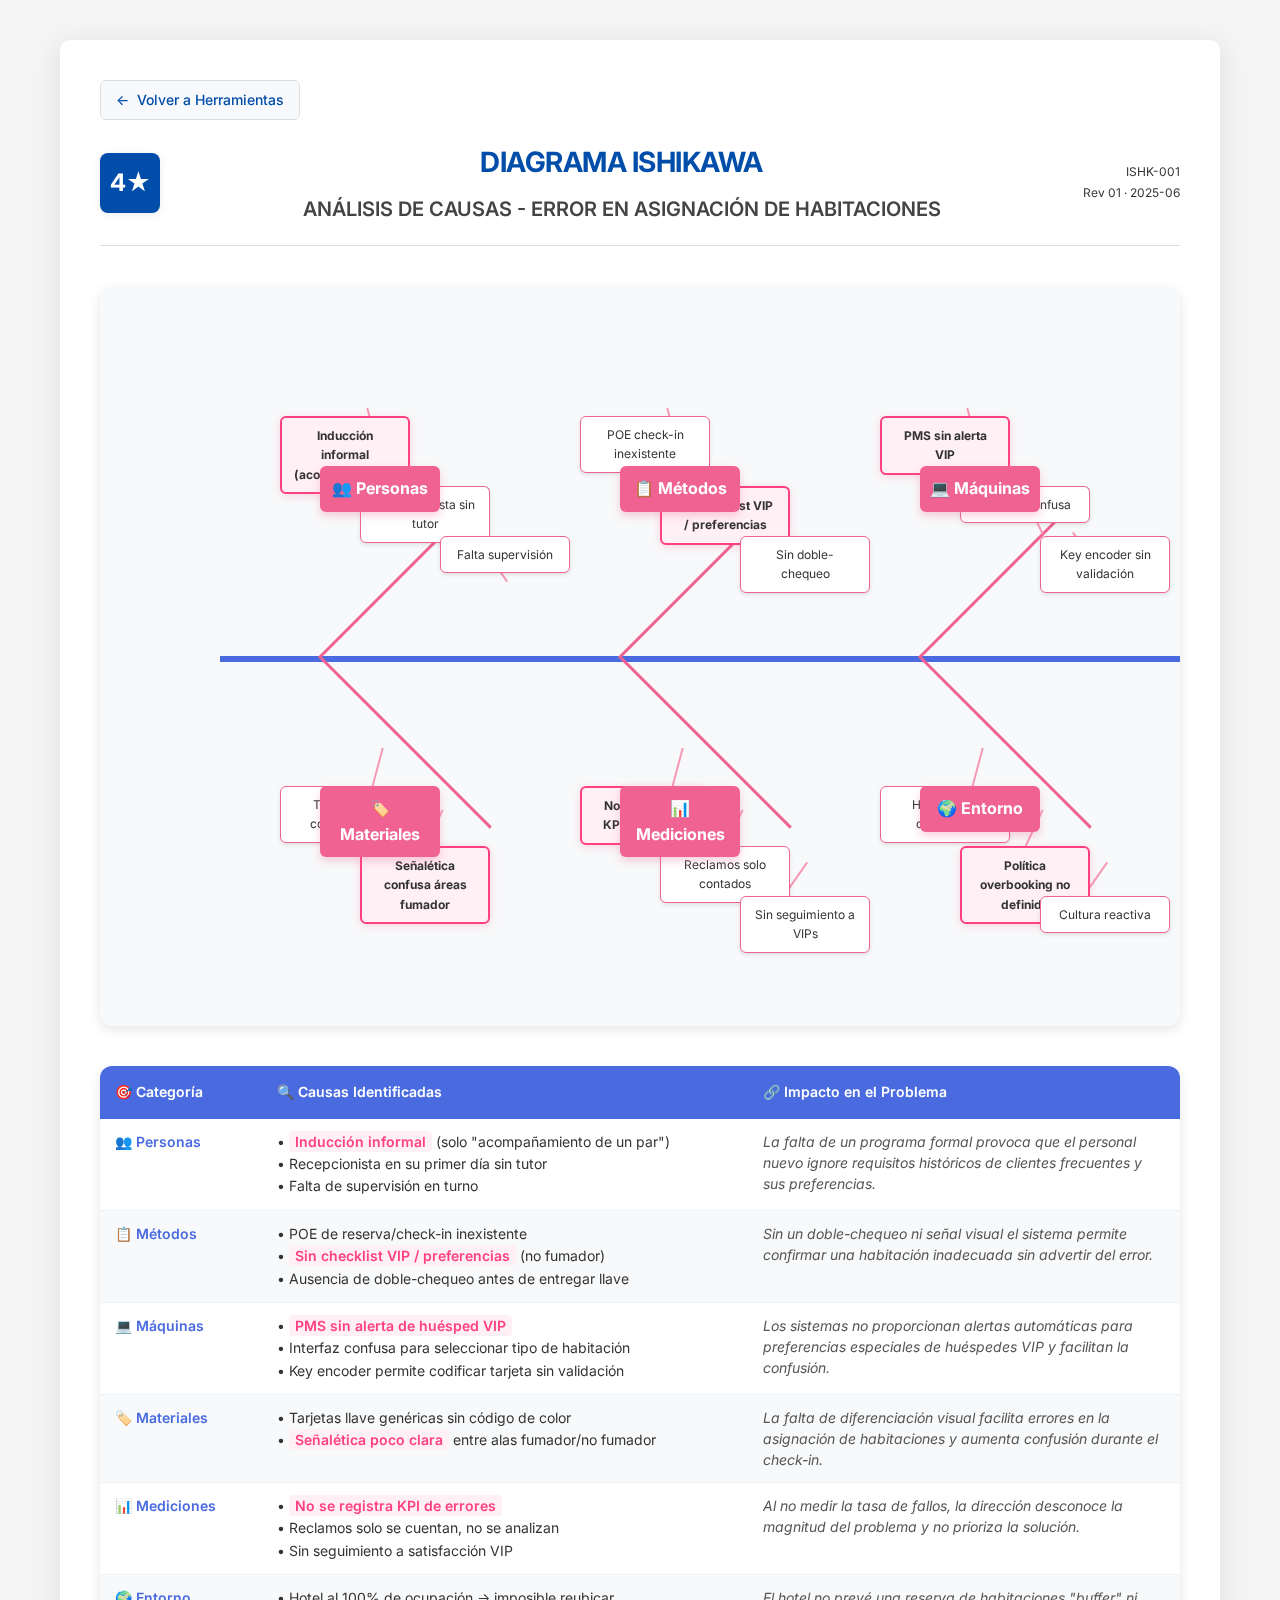
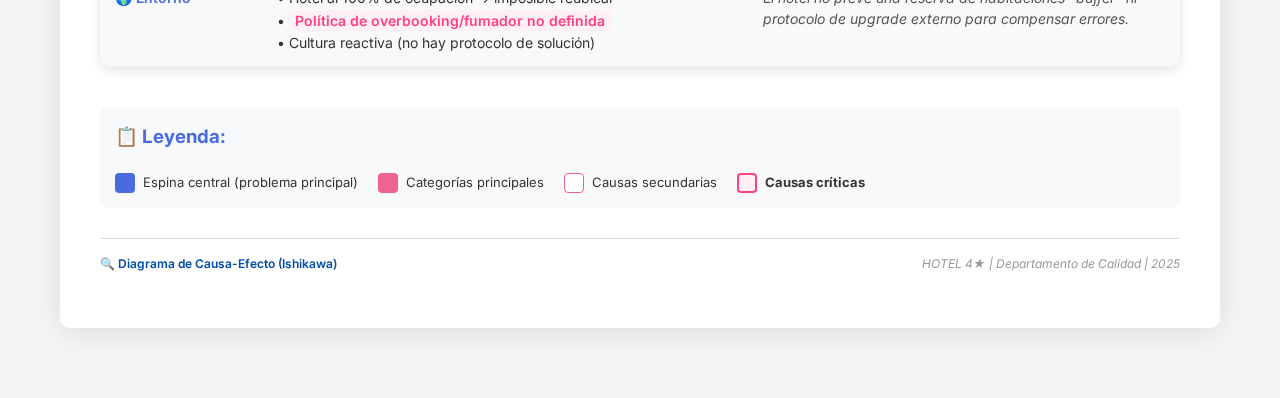
<file: ficha_procesos/templates/ishikawa.html>
<!DOCTYPE html>
<html lang="es">
  <head>
    <meta charset="UTF-8" />
    <meta name="viewport" content="width=device-width, initial-scale=1.0" />
    <title>Diagrama Ishikawa - Hotel 4★</title>
    <link rel="preconnect" href="https://fonts.googleapis.com" />
    <link rel="preconnect" href="https://fonts.gstatic.com" crossorigin />
    <link
      href="https://fonts.googleapis.com/css2?family=Inter:wght@400;500;600;700&display=swap"
      rel="stylesheet" />
    <link rel="stylesheet" href="../css/main.css" />
    <style>
      .ishikawa-container {
        margin: 40px 0;
        padding: 20px;
        background: #f8f9fa;
        border-radius: 12px;
        overflow-x: auto;
        box-shadow: 0 4px 12px rgba(0, 0, 0, 0.1);
      }

      .diagram {
        width: 1280px;
        height: 700px;
        position: relative;
        margin: 0 auto;
      }

      /* Espina central */
      .main-spine {
        position: absolute;
        top: 350px;
        left: 100px;
        width: 1000px;
        height: 6px;
        background: #4a6bdf;
        z-index: 1;
      }

      /* Punta de flecha */
      .arrow-head {
        position: absolute;
        top: 335px;
        right: 150px;
        width: 0;
        height: 0;
        border-left: 20px solid #4a6bdf;
        border-top: 18px solid transparent;
        border-bottom: 18px solid transparent;
        z-index: 2;
      }

      /* Problema principal */
      .problem {
        position: absolute;
        top: 320px;
        right: 10px;
        width: 150px;
        padding: 15px;
        background: #4a6bdf;
        color: white;
        text-align: center;
        border-radius: 8px;
        font-weight: bold;
        border: 2px solid white;
        box-shadow: 0 4px 8px rgba(0, 0, 0, 0.2);
        z-index: 10;
      }

      /* Categorías */
      .category {
        position: absolute;
        width: 120px;
        padding: 10px;
        text-align: center;
        font-weight: bold;
        color: white;
        border-radius: 6px;
        z-index: 5;
      }

      /* Líneas de espina */
      .spine-line {
        position: absolute;
        background: #f06292;
        height: 3px;
        transform-origin: bottom left;
        z-index: 2;
      }

      /* Líneas superiores */
      .line-top {
        transform: rotate(-45deg);
      }

      /* Líneas inferiores */
      .line-bottom {
        transform: rotate(45deg);
      }

      /* Posición de las categorías */
      .cat-top {
        top: 160px;
        background: #f06292;
        box-shadow: 0 4px 8px rgba(240, 98, 146, 0.3);
      }

      .cat-bottom {
        top: 480px;
        background: #f06292;
        box-shadow: 0 4px 8px rgba(240, 98, 146, 0.3);
      }

      /* Posicionamiento horizontal */
      .pos-1 {
        left: 200px;
      }
      .pos-2 {
        left: 500px;
      }
      .pos-3 {
        left: 800px;
      }

      /* Subcausas */
      .subcause {
        position: absolute;
        width: 130px;
        padding: 8px 12px;
        border-radius: 6px;
        font-size: 12px;
        background: white;
        border: 1px solid #f06292;
        box-shadow: 0 2px 4px rgba(0, 0, 0, 0.1);
        text-align: center;
        z-index: 3;
      }

      .critical {
        background: #fff0f5;
        border: 2px solid #ff4081;
        font-weight: bold;
        box-shadow: 0 2px 8px rgba(255, 64, 129, 0.2);
      }

      .subcause-line {
        position: absolute;
        background: #f798b6;
        height: 2px;
        z-index: 2;
      }

      /* Tabla de análisis */
      .analysis-table {
        margin: 40px 0;
        background: white;
        border-radius: 12px;
        overflow: hidden;
        box-shadow: 0 4px 12px rgba(0, 0, 0, 0.1);
      }

      .analysis-table table {
        width: 100%;
        border-collapse: collapse;
      }

      .analysis-table th {
        background: #4a6bdf;
        color: white;
        padding: 15px;
        text-align: left;
        font-weight: 600;
        font-size: 14px;
      }

      .analysis-table td {
        padding: 12px 15px;
        border-bottom: 1px solid #edf2f7;
        vertical-align: top;
        font-size: 14px;
      }

      .analysis-table tr:nth-child(even) {
        background: #f8f9fa;
      }

      .category-name {
        font-weight: 600;
        color: #4a6bdf;
      }

      .critical-item {
        font-weight: 600;
        color: #ff4081;
        background: #fff0f5;
        padding: 2px 6px;
        border-radius: 4px;
      }

      .relation-text {
        font-size: 13px;
        line-height: 1.5;
        color: #555;
        font-style: italic;
      }

      .legend {
        margin-top: 20px;
        padding: 15px;
        background: #f8f9fa;
        border-radius: 8px;
        display: flex;
        gap: 20px;
        flex-wrap: wrap;
      }

      .legend-item {
        display: flex;
        align-items: center;
        font-size: 13px;
      }

      .legend-color {
        width: 20px;
        height: 20px;
        margin-right: 8px;
        border-radius: 4px;
      }
    </style>
  </head>
  <body>
    <div class="page-container">
      <div class="ficha-container">
        <!-- Botón de regreso -->
        <a href="../index.html" class="back-button">Volver a Herramientas</a>

        <!-- Cabecera -->
        <div class="header">
          <div class="logo">4★</div>
          <div class="title-area">
            <h1 class="main-title">DIAGRAMA ISHIKAWA</h1>
            <h2 class="subtitle">
              ANÁLISIS DE CAUSAS - ERROR EN ASIGNACIÓN DE HABITACIONES
            </h2>
          </div>
          <div class="metadata">
            <p>ISHK-001</p>
            <p>Rev 01 · 2025-06</p>
          </div>
        </div>

        <!-- DIAGRAMA DE ISHIKAWA SIMPLIFICADO -->
        <div class="ishikawa-container">
          <div class="diagram">
            <!-- Espina central -->
            <div class="main-spine"></div>
            <div class="arrow-head"></div>

            <!-- Problema principal -->
            <div class="problem">
              🚫 ERROR EN ASIGNACIÓN<br />DE HABITACIONES
            </div>

            <!-- CATEGORÍAS SUPERIORES -->
            <!-- PERSONAS -->
            <div class="category cat-top pos-1">👥 Personas</div>
            <div
              class="spine-line line-top"
              style="top: 350px; left: 200px; width: 240px"></div>

            <!-- Subcausas Personas -->
            <div class="subcause critical" style="top: 110px; left: 160px">
              Inducción informal (acompañamiento)
            </div>
            <div
              class="subcause-line"
              style="
                top: 130px;
                left: 225px;
                width: 60px;
                transform: rotate(75deg);
              "></div>

            <div class="subcause" style="top: 180px; left: 240px">
              Recepcionista sin tutor
            </div>
            <div
              class="subcause-line"
              style="
                top: 200px;
                left: 280px;
                width: 60px;
                transform: rotate(65deg);
              "></div>

            <div class="subcause" style="top: 230px; left: 320px">
              Falta supervisión
            </div>
            <div
              class="subcause-line"
              style="
                top: 250px;
                left: 340px;
                width: 60px;
                transform: rotate(55deg);
              "></div>

            <!-- MÉTODOS -->
            <div class="category cat-top pos-2">📋 Métodos</div>
            <div
              class="spine-line line-top"
              style="top: 350px; left: 500px; width: 240px"></div>

            <!-- Subcausas Métodos -->
            <div class="subcause" style="top: 110px; left: 460px">
              POE check-in inexistente
            </div>
            <div
              class="subcause-line"
              style="
                top: 130px;
                left: 525px;
                width: 60px;
                transform: rotate(75deg);
              "></div>

            <div class="subcause critical" style="top: 180px; left: 540px">
              Sin checklist VIP / preferencias
            </div>
            <div
              class="subcause-line"
              style="
                top: 200px;
                left: 580px;
                width: 60px;
                transform: rotate(65deg);
              "></div>

            <div class="subcause" style="top: 230px; left: 620px">
              Sin doble-chequeo
            </div>
            <div
              class="subcause-line"
              style="
                top: 250px;
                left: 640px;
                width: 60px;
                transform: rotate(55deg);
              "></div>

            <!-- MÁQUINAS -->
            <div class="category cat-top pos-3">💻 Máquinas</div>
            <div
              class="spine-line line-top"
              style="top: 350px; left: 800px; width: 240px"></div>

            <!-- Subcausas Máquinas -->
            <div class="subcause critical" style="top: 110px; left: 760px">
              PMS sin alerta VIP
            </div>
            <div
              class="subcause-line"
              style="
                top: 130px;
                left: 825px;
                width: 60px;
                transform: rotate(75deg);
              "></div>

            <div class="subcause" style="top: 180px; left: 840px">
              Interfaz confusa
            </div>
            <div
              class="subcause-line"
              style="
                top: 200px;
                left: 880px;
                width: 60px;
                transform: rotate(65deg);
              "></div>

            <div class="subcause" style="top: 230px; left: 920px">
              Key encoder sin validación
            </div>
            <div
              class="subcause-line"
              style="
                top: 250px;
                left: 940px;
                width: 60px;
                transform: rotate(55deg);
              "></div>

            <!-- CATEGORÍAS INFERIORES -->
            <!-- MATERIALES -->
            <div class="category cat-bottom pos-1">🏷️ Materiales</div>
            <div
              class="spine-line line-bottom"
              style="top: 350px; left: 200px; width: 240px"></div>

            <!-- Subcausas Materiales -->
            <div class="subcause" style="top: 480px; left: 160px">
              Tarjetas sin código color
            </div>
            <div
              class="subcause-line"
              style="
                top: 470px;
                left: 225px;
                width: 60px;
                transform: rotate(-75deg);
              "></div>

            <div class="subcause critical" style="top: 540px; left: 240px">
              Señalética confusa áreas fumador
            </div>
            <div
              class="subcause-line"
              style="
                top: 530px;
                left: 280px;
                width: 60px;
                transform: rotate(-65deg);
              "></div>

            <!-- MEDICIONES -->
            <div class="category cat-bottom pos-2">📊 Mediciones</div>
            <div
              class="spine-line line-bottom"
              style="top: 350px; left: 500px; width: 240px"></div>

            <!-- Subcausas Mediciones -->
            <div class="subcause critical" style="top: 480px; left: 460px">
              No se registra KPI de errores
            </div>
            <div
              class="subcause-line"
              style="
                top: 470px;
                left: 525px;
                width: 60px;
                transform: rotate(-75deg);
              "></div>

            <div class="subcause" style="top: 540px; left: 540px">
              Reclamos solo contados
            </div>
            <div
              class="subcause-line"
              style="
                top: 530px;
                left: 580px;
                width: 60px;
                transform: rotate(-65deg);
              "></div>

            <div class="subcause" style="top: 590px; left: 620px">
              Sin seguimiento a VIPs
            </div>
            <div
              class="subcause-line"
              style="
                top: 580px;
                left: 640px;
                width: 60px;
                transform: rotate(-55deg);
              "></div>

            <!-- ENTORNO -->
            <div class="category cat-bottom pos-3">🌍 Entorno</div>
            <div
              class="spine-line line-bottom"
              style="top: 350px; left: 800px; width: 240px"></div>

            <!-- Subcausas Entorno -->
            <div class="subcause" style="top: 480px; left: 760px">
              Hotel 100% ocupación
            </div>
            <div
              class="subcause-line"
              style="
                top: 470px;
                left: 825px;
                width: 60px;
                transform: rotate(-75deg);
              "></div>

            <div class="subcause critical" style="top: 540px; left: 840px">
              Política overbooking no definida
            </div>
            <div
              class="subcause-line"
              style="
                top: 530px;
                left: 880px;
                width: 60px;
                transform: rotate(-65deg);
              "></div>

            <div class="subcause" style="top: 590px; left: 920px">
              Cultura reactiva
            </div>
            <div
              class="subcause-line"
              style="
                top: 580px;
                left: 940px;
                width: 60px;
                transform: rotate(-55deg);
              "></div>
          </div>
        </div>

        <!-- Tabla de Análisis -->
        <div class="analysis-table">
          <table>
            <thead>
              <tr>
                <th style="width: 15%">🎯 Categoría</th>
                <th style="width: 45%">🔍 Causas Identificadas</th>
                <th style="width: 40%">🔗 Impacto en el Problema</th>
              </tr>
            </thead>
            <tbody>
              <tr>
                <td class="category-name">👥 Personas</td>
                <td>
                  • <span class="critical-item">Inducción informal</span> (solo
                  "acompañamiento de un par")<br />
                  • Recepcionista en su primer día sin tutor<br />
                  • Falta de supervisión en turno
                </td>
                <td class="relation-text">
                  La falta de un programa formal provoca que el personal nuevo
                  ignore requisitos históricos de clientes frecuentes y sus
                  preferencias.
                </td>
              </tr>
              <tr>
                <td class="category-name">📋 Métodos</td>
                <td>
                  • POE de reserva/check-in inexistente<br />
                  •
                  <span class="critical-item"
                    >Sin checklist VIP / preferencias</span
                  >
                  (no fumador)<br />
                  • Ausencia de doble-chequeo antes de entregar llave
                </td>
                <td class="relation-text">
                  Sin un doble-chequeo ni señal visual el sistema permite
                  confirmar una habitación inadecuada sin advertir del error.
                </td>
              </tr>
              <tr>
                <td class="category-name">💻 Máquinas</td>
                <td>
                  •
                  <span class="critical-item"
                    >PMS sin alerta de huésped VIP</span
                  ><br />
                  • Interfaz confusa para seleccionar tipo de habitación<br />
                  • Key encoder permite codificar tarjeta sin validación
                </td>
                <td class="relation-text">
                  Los sistemas no proporcionan alertas automáticas para
                  preferencias especiales de huéspedes VIP y facilitan la
                  confusión.
                </td>
              </tr>
              <tr>
                <td class="category-name">🏷️ Materiales</td>
                <td>
                  • Tarjetas llave genéricas sin código de color<br />
                  •
                  <span class="critical-item">Señalética poco clara</span> entre
                  alas fumador/no fumador
                </td>
                <td class="relation-text">
                  La falta de diferenciación visual facilita errores en la
                  asignación de habitaciones y aumenta confusión durante el
                  check-in.
                </td>
              </tr>
              <tr>
                <td class="category-name">📊 Mediciones</td>
                <td>
                  •
                  <span class="critical-item"
                    >No se registra KPI de errores</span
                  ><br />
                  • Reclamos solo se cuentan, no se analizan<br />
                  • Sin seguimiento a satisfacción VIP
                </td>
                <td class="relation-text">
                  Al no medir la tasa de fallos, la dirección desconoce la
                  magnitud del problema y no prioriza la solución.
                </td>
              </tr>
              <tr>
                <td class="category-name">🌍 Entorno</td>
                <td>
                  • Hotel al 100% de ocupación → imposible reubicar<br />
                  •
                  <span class="critical-item"
                    >Política de overbooking/fumador no definida</span
                  ><br />
                  • Cultura reactiva (no hay protocolo de solución)
                </td>
                <td class="relation-text">
                  El hotel no prevé una reserva de habitaciones "buffer" ni
                  protocolo de upgrade externo para compensar errores.
                </td>
              </tr>
            </tbody>
          </table>
        </div>

        <!-- Leyenda -->
        <div class="legend">
          <h3 style="width: 100%; margin-top: 0; color: #4a6bdf">
            📋 Leyenda:
          </h3>
          <div class="legend-item">
            <div class="legend-color" style="background: #4a6bdf"></div>
            <span>Espina central (problema principal)</span>
          </div>
          <div class="legend-item">
            <div class="legend-color" style="background: #f06292"></div>
            <span>Categorías principales</span>
          </div>
          <div class="legend-item">
            <div
              class="legend-color"
              style="background: white; border: 1px solid #f06292"></div>
            <span>Causas secundarias</span>
          </div>
          <div class="legend-item">
            <div
              class="legend-color"
              style="background: #fff0f5; border: 2px solid #ff4081"></div>
            <span><strong>Causas críticas</strong></span>
          </div>
        </div>

        <!-- Pie de página -->
        <div class="footer">
          <div class="footer-left">🔍 Diagrama de Causa-Efecto (Ishikawa)</div>
          <div class="footer-right">
            HOTEL 4★ | Departamento de Calidad | 2025
          </div>
        </div>
      </div>
    </div>
  </body>
</html>
</file>
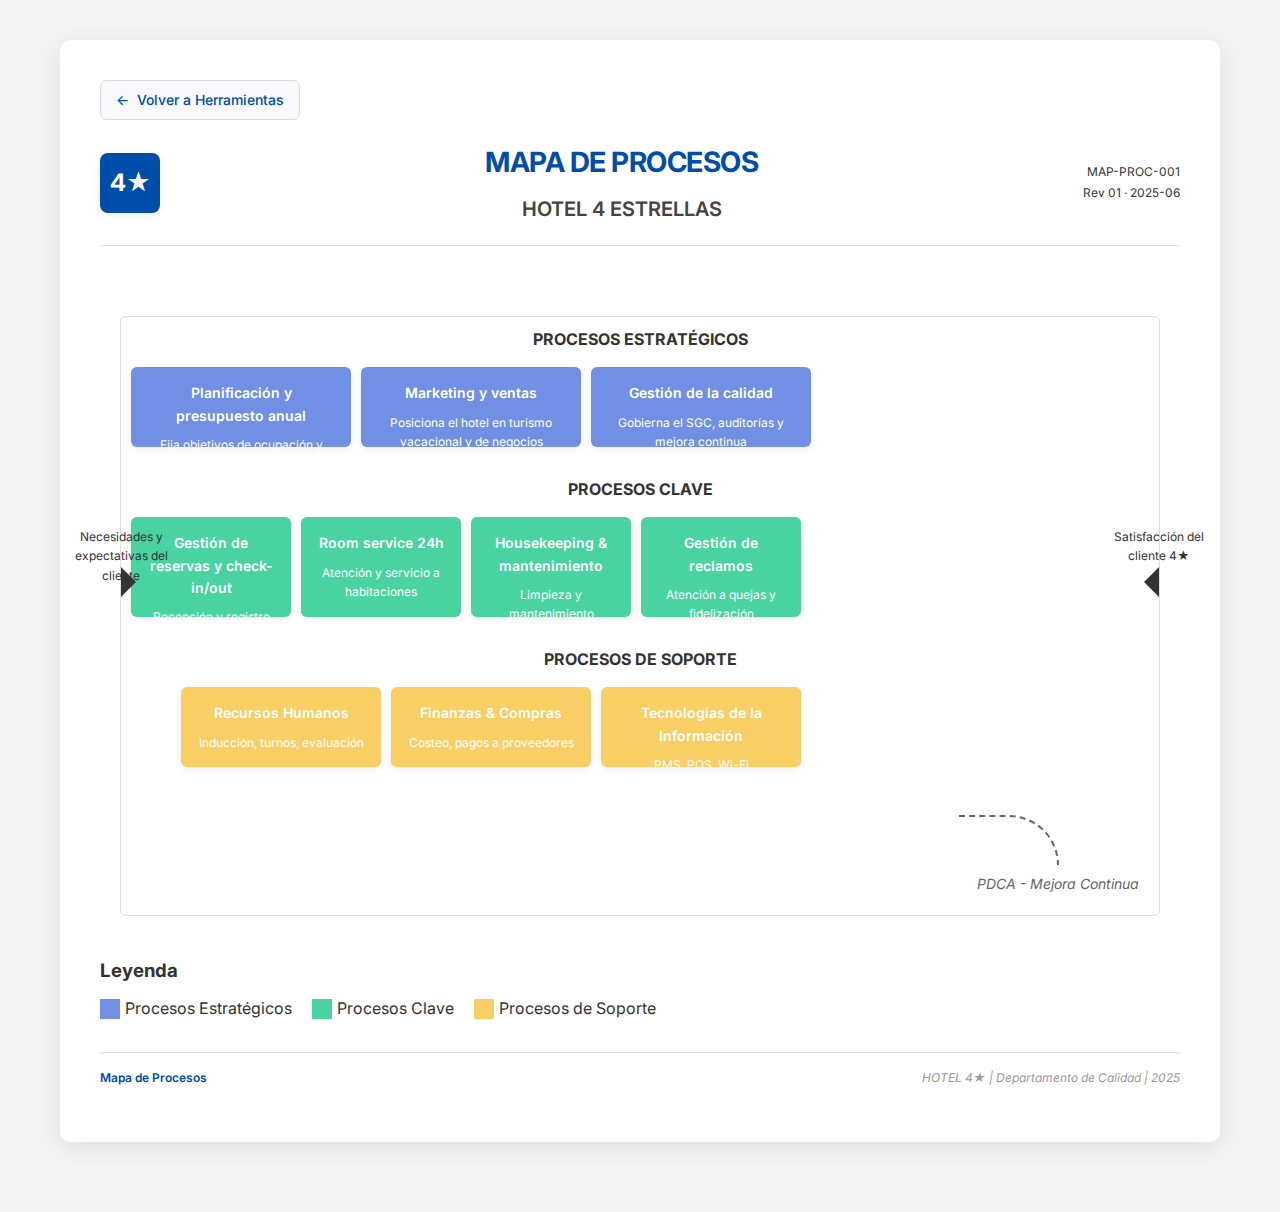
<file: ficha_procesos/templates/process-map.html>
<!DOCTYPE html>
<html lang="es">
  <head>
    <meta charset="UTF-8" />
    <meta name="viewport" content="width=device-width, initial-scale=1.0" />
    <title>Mapa de Procesos - Hotel 4★</title>
    <link rel="preconnect" href="https://fonts.googleapis.com" />
    <link rel="preconnect" href="https://fonts.gstatic.com" crossorigin />
    <link
      href="https://fonts.googleapis.com/css2?family=Inter:wght@400;500;600;700&display=swap"
      rel="stylesheet" />
    <link rel="stylesheet" href="../css/main.css" />
    <style>
      /* Estilos específicos para mapa de procesos */
      .process-map-container {
        width: 100%;
        padding: 20px;
        position: relative;
      }

      .process-flow {
        position: relative;
        height: 600px;
        border: 1px solid var(--color-border);
        border-radius: var(--border-radius);
        background: white;
        margin: 20px 0;
      }

      .process-box {
        position: absolute;
        border-radius: var(--border-radius);
        padding: 15px;
        text-align: center;
        box-shadow: var(--box-shadow);
        transition: transform 0.2s;
      }

      .process-box:hover {
        transform: scale(1.03);
      }

      /* Tipos de procesos */
      .strategic {
        background-color: rgba(78, 115, 223, 0.8);
        color: white;
      }

      .key {
        background-color: rgba(28, 200, 138, 0.8);
        color: white;
      }

      .support {
        background-color: rgba(246, 194, 62, 0.8);
        color: white;
      }

      .process-title {
        font-weight: 600;
        font-size: 14px;
        margin-bottom: 8px;
      }

      .process-description {
        font-size: 12px;
      }

      .process-arrow {
        position: absolute;
        border-top: 2px dashed #ccc;
      }

      .process-arrow:after {
        content: "";
        position: absolute;
        right: -10px;
        top: -6px;
        border-left: 10px solid #ccc;
        border-top: 5px solid transparent;
        border-bottom: 5px solid transparent;
      }

      /* Flechas de entrada/salida */
      .input-arrow,
      .output-arrow {
        position: absolute;
      }

      .input-output-text {
        position: absolute;
        font-size: 12px;
        color: var(--color-text);
        text-align: center;
        width: 120px;
      }
    </style>
  </head>
  <body>
    <div class="page-container">
      <div class="ficha-container">
        <!-- Botón de regreso -->
        <a href="../index.html" class="back-button">Volver a Herramientas</a>

        <!-- Cabecera -->
        <div class="header">
          <div class="logo">4★</div>
          <div class="title-area">
            <h1 class="main-title">MAPA DE PROCESOS</h1>
            <h2 class="subtitle">HOTEL 4 ESTRELLAS</h2>
          </div>
          <div class="metadata">
            <p>MAP-PROC-001</p>
            <p>Rev 01 · 2025-06</p>
          </div>
        </div>

        <!-- Contenedor del mapa de procesos -->
        <div class="process-map-container">
          <div class="process-flow" id="process-map">
            <!-- Se generará dinámicamente con JavaScript -->
          </div>
        </div>

        <!-- Leyenda -->
        <div class="legend">
          <h3>Leyenda</h3>
          <div style="display: flex; gap: 20px; margin-top: 10px">
            <div style="display: flex; align-items: center">
              <div
                style="
                  width: 20px;
                  height: 20px;
                  background-color: rgba(78, 115, 223, 0.8);
                  margin-right: 5px;
                "></div>
              <span>Procesos Estratégicos</span>
            </div>
            <div style="display: flex; align-items: center">
              <div
                style="
                  width: 20px;
                  height: 20px;
                  background-color: rgba(28, 200, 138, 0.8);
                  margin-right: 5px;
                "></div>
              <span>Procesos Clave</span>
            </div>
            <div style="display: flex; align-items: center">
              <div
                style="
                  width: 20px;
                  height: 20px;
                  background-color: rgba(246, 194, 62, 0.8);
                  margin-right: 5px;
                "></div>
              <span>Procesos de Soporte</span>
            </div>
          </div>
        </div>

        <!-- Pie de página -->
        <div class="footer">
          <div class="footer-left">Mapa de Procesos</div>
          <div class="footer-right">
            HOTEL 4★ | Departamento de Calidad | 2025
          </div>
        </div>
      </div>
    </div>

    <script>
      document.addEventListener("DOMContentLoaded", function () {
        const mapContainer = document.getElementById("process-map");

        // Datos de los procesos
        const processes = [
          // Procesos estratégicos
          {
            id: "strategic-1",
            type: "strategic",
            title: "Planificación y presupuesto anual",
            description: "Fija objetivos de ocupación y RevPAR",
            x: 10,
            y: 50,
            width: 220,
            height: 80,
          },
          {
            id: "strategic-2",
            type: "strategic",
            title: "Marketing y ventas",
            description:
              "Posiciona el hotel en turismo vacacional y de negocios",
            x: 240,
            y: 50,
            width: 220,
            height: 80,
          },
          {
            id: "strategic-3",
            type: "strategic",
            title: "Gestión de la calidad",
            description: "Gobierna el SGC, auditorías y mejora continua",
            x: 470,
            y: 50,
            width: 220,
            height: 80,
          },

          // Procesos clave
          {
            id: "key-1",
            type: "key",
            title: "Gestión de reservas y check-in/out",
            description: "Recepción y registro de huéspedes",
            x: 10,
            y: 200,
            width: 160,
            height: 100,
          },
          {
            id: "key-2",
            type: "key",
            title: "Room service 24h",
            description: "Atención y servicio a habitaciones",
            x: 180,
            y: 200,
            width: 160,
            height: 100,
          },
          {
            id: "key-3",
            type: "key",
            title: "Housekeeping & mantenimiento",
            description: "Limpieza y mantenimiento preventivo",
            x: 350,
            y: 200,
            width: 160,
            height: 100,
          },
          {
            id: "key-4",
            type: "key",
            title: "Gestión de reclamos",
            description: "Atención a quejas y fidelización",
            x: 520,
            y: 200,
            width: 160,
            height: 100,
          },

          // Procesos de soporte
          {
            id: "support-1",
            type: "support",
            title: "Recursos Humanos",
            description: "Inducción, turnos, evaluación",
            x: 60,
            y: 370,
            width: 200,
            height: 80,
          },
          {
            id: "support-2",
            type: "support",
            title: "Finanzas & Compras",
            description: "Costeo, pagos a proveedores",
            x: 270,
            y: 370,
            width: 200,
            height: 80,
          },
          {
            id: "support-3",
            type: "support",
            title: "Tecnologías de la Información",
            description: "PMS, POS, Wi-Fi",
            x: 480,
            y: 370,
            width: 200,
            height: 80,
          },
        ];

        // Renderizar los procesos
        processes.forEach((process) => {
          const box = document.createElement("div");
          box.id = process.id;
          box.className = `process-box ${process.type}`;
          box.style.left = `${process.x}px`;
          box.style.top = `${process.y}px`;
          box.style.width = `${process.width}px`;
          box.style.height = `${process.height}px`;
          box.innerHTML = `
                    <div class="process-title">${process.title}</div>
                    <div class="process-description">${process.description}</div>
                `;
          mapContainer.appendChild(box);
        });

        // Añadir flechas y textos de entrada/salida
        const inputArrow = document.createElement("div");
        inputArrow.className = "input-arrow";
        inputArrow.style.position = "absolute";
        inputArrow.style.left = "0";
        inputArrow.style.top = "250px";
        inputArrow.style.width = "0";
        inputArrow.style.height = "0";
        inputArrow.style.borderTop = "15px solid transparent";
        inputArrow.style.borderBottom = "15px solid transparent";
        inputArrow.style.borderLeft = "15px solid #333";
        mapContainer.appendChild(inputArrow);

        const inputText = document.createElement("div");
        inputText.className = "input-output-text";
        inputText.style.left = "-60px";
        inputText.style.top = "210px";
        inputText.innerHTML = "Necesidades y expectativas del cliente";
        mapContainer.appendChild(inputText);

        const outputArrow = document.createElement("div");
        outputArrow.className = "output-arrow";
        outputArrow.style.position = "absolute";
        outputArrow.style.right = "0";
        outputArrow.style.top = "250px";
        outputArrow.style.width = "0";
        outputArrow.style.height = "0";
        outputArrow.style.borderTop = "15px solid transparent";
        outputArrow.style.borderBottom = "15px solid transparent";
        outputArrow.style.borderRight = "15px solid #333";
        mapContainer.appendChild(outputArrow);

        const outputText = document.createElement("div");
        outputText.className = "input-output-text";
        outputText.style.right = "-60px";
        outputText.style.top = "210px";
        outputText.innerHTML = "Satisfacción del cliente 4★";
        mapContainer.appendChild(outputText);

        // Título principal
        const mapTitle = document.createElement("div");
        mapTitle.style.position = "absolute";
        mapTitle.style.top = "10px";
        mapTitle.style.left = "0";
        mapTitle.style.width = "100%";
        mapTitle.style.textAlign = "center";
        mapTitle.style.fontSize = "16px";
        mapTitle.style.fontWeight = "bold";
        mapTitle.style.color = "#333";
        mapTitle.innerHTML = "PROCESOS ESTRATÉGICOS";
        mapContainer.appendChild(mapTitle);

        const keyTitle = document.createElement("div");
        keyTitle.style.position = "absolute";
        keyTitle.style.top = "160px";
        keyTitle.style.left = "0";
        keyTitle.style.width = "100%";
        keyTitle.style.textAlign = "center";
        keyTitle.style.fontSize = "16px";
        keyTitle.style.fontWeight = "bold";
        keyTitle.style.color = "#333";
        keyTitle.innerHTML = "PROCESOS CLAVE";
        mapContainer.appendChild(keyTitle);

        const supportTitle = document.createElement("div");
        supportTitle.style.position = "absolute";
        supportTitle.style.top = "330px";
        supportTitle.style.left = "0";
        supportTitle.style.width = "100%";
        supportTitle.style.textAlign = "center";
        supportTitle.style.fontSize = "16px";
        supportTitle.style.fontWeight = "bold";
        supportTitle.style.color = "#333";
        supportTitle.innerHTML = "PROCESOS DE SOPORTE";
        mapContainer.appendChild(supportTitle);

        // Añadir ciclo PDCA (mejora continua)
        const pdcaText = document.createElement("div");
        pdcaText.style.position = "absolute";
        pdcaText.style.bottom = "20px";
        pdcaText.style.right = "20px";
        pdcaText.style.fontSize = "14px";
        pdcaText.style.fontStyle = "italic";
        pdcaText.style.color = "#666";
        pdcaText.innerHTML = "PDCA - Mejora Continua";
        mapContainer.appendChild(pdcaText);

        // Línea curva que representa el ciclo PDCA
        const pdcaCycle = document.createElement("div");
        pdcaCycle.style.position = "absolute";
        pdcaCycle.style.bottom = "50px";
        pdcaCycle.style.right = "100px";
        pdcaCycle.style.width = "100px";
        pdcaCycle.style.height = "50px";
        pdcaCycle.style.borderRight = "2px dashed #666";
        pdcaCycle.style.borderTop = "2px dashed #666";
        pdcaCycle.style.borderTopRightRadius = "50px";
        mapContainer.appendChild(pdcaCycle);
      });
    </script>
  </body>
</html>
</file>
<file: css/main.css>
:root {
    --color-primary: #004DAA;
    --color-accent: #FF8C00;
    --color-border: #dddddd;
    --color-text: #333333;
    --color-note: #555555;
    --color-bg-light: #f8f9fc;
    --color-trend-up: #1cc88a;
    --color-trend-same: #f6c23e;
    --box-shadow: 0 2px 8px rgba(0,0,0,0.08);
    --border-radius: 6px;
}

* {
    box-sizing: border-box;
    margin: 0;
    padding: 0;
}

body {
    font-family: 'Inter', -apple-system, BlinkMacSystemFont, sans-serif;
    color: var(--color-text);
    line-height: 1.6;
    background-color: #f5f5f5;
    padding: 0;
    margin: 0;
}

/* Contenedor principal */
.page-container {
    max-width: 1200px;
    margin: 0 auto;
    padding: 40px 20px;
}

.ficha-container {
    background-color: white;
    box-shadow: 0 5px 30px rgba(0,0,0,0.1);
    border-radius: 10px;
    padding: 40px;
    margin-bottom: 30px;
}

/* Header */
.header {
    display: flex;
    justify-content: space-between;
    align-items: center;
    margin-bottom: 30px;
    border-bottom: 1px solid var(--color-border);
    padding-bottom: 20px;
}

.logo {
    background-color: var(--color-primary);
    color: white;
    width: 60px;
    height: 60px;
    border-radius: 8px;
    display: flex;
    justify-content: center;
    align-items: center;
    font-weight: bold;
    font-size: 24px;
    box-shadow: var(--box-shadow);
}

.title-area {
    text-align: center;
    flex-grow: 1;
}

.main-title {
    font-size: 28px;
    font-weight: 700;
    color: var(--color-primary);
    margin: 0;
    letter-spacing: -0.5px;
}

.subtitle {
    font-size: 20px;
    font-weight: 600;
    margin-top: 8px;
    color: #444;
}

.metadata {
    text-align: right;
    font-size: 12px;
    line-height: 1.7;
}

/* Footer */
.footer {
    display: flex;
    justify-content: space-between;
    padding: 15px 0;
    margin-top: 30px;
    border-top: 1px solid var(--color-border);
}

.footer-left {
    font-weight: 600;
    color: var(--color-primary);
    font-size: 12px;
}

.footer-right {
    font-style: italic;
    color: #999;
    font-size: 12px;
}

/* Responsividad general */
@media (max-width: 1000px) {
    .ficha-container {
        padding: 30px;
    }
}

@media (max-width: 600px) {
    .header {
        flex-direction: column;
        align-items: center;
        gap: 15px;
        text-align: center;
    }
    
    .metadata {
        text-align: center;
        margin-top: 10px;
    }
    
    .ficha-container {
        padding: 20px;
    }
}

/* Botón de regreso al índice */
.back-button {
    display: inline-flex;
    align-items: center;
    margin-bottom: 20px;
    padding: 8px 15px;
    background-color: var(--color-bg-light);
    border: 1px solid var(--color-border);
    border-radius: var(--border-radius);
    color: var(--color-primary);
    text-decoration: none;
    font-weight: 500;
    font-size: 14px;
    transition: background-color 0.2s;
}

.back-button:hover {
    background-color: #eceef2;
}

.back-button:before {
    content: "←";
    margin-right: 8px;
}
</file>
<file: ficha_procesos/css/main.css>
:root {
    --color-primary: #004DAA;
    --color-accent: #FF8C00;
    --color-border: #dddddd;
    --color-text: #333333;
    --color-note: #555555;
    --color-bg-light: #f8f9fc;
    --color-trend-up: #1cc88a;
    --color-trend-same: #f6c23e;
    --box-shadow: 0 2px 8px rgba(0,0,0,0.08);
    --border-radius: 6px;
}

* {
    box-sizing: border-box;
    margin: 0;
    padding: 0;
}

body {
    font-family: 'Inter', -apple-system, BlinkMacSystemFont, sans-serif;
    color: var(--color-text);
    line-height: 1.6;
    background-color: #f5f5f5;
    padding: 0;
    margin: 0;
}

/* Contenedor principal */
.page-container {
    max-width: 1200px;
    margin: 0 auto;
    padding: 40px 20px;
}

.ficha-container {
    background-color: white;
    box-shadow: 0 5px 30px rgba(0,0,0,0.1);
    border-radius: 10px;
    padding: 40px;
    margin-bottom: 30px;
}

/* Header */
.header {
    display: flex;
    justify-content: space-between;
    align-items: center;
    margin-bottom: 30px;
    border-bottom: 1px solid var(--color-border);
    padding-bottom: 20px;
}

.logo {
    background-color: var(--color-primary);
    color: white;
    width: 60px;
    height: 60px;
    border-radius: 8px;
    display: flex;
    justify-content: center;
    align-items: center;
    font-weight: bold;
    font-size: 24px;
    box-shadow: var(--box-shadow);
}

.title-area {
    text-align: center;
    flex-grow: 1;
}

.main-title {
    font-size: 28px;
    font-weight: 700;
    color: var(--color-primary);
    margin: 0;
    letter-spacing: -0.5px;
}

.subtitle {
    font-size: 20px;
    font-weight: 600;
    margin-top: 8px;
    color: #444;
}

.metadata {
    text-align: right;
    font-size: 12px;
    line-height: 1.7;
}

/* Footer */
.footer {
    display: flex;
    justify-content: space-between;
    padding: 15px 0;
    margin-top: 30px;
    border-top: 1px solid var(--color-border);
}

.footer-left {
    font-weight: 600;
    color: var(--color-primary);
    font-size: 12px;
}

.footer-right {
    font-style: italic;
    color: #999;
    font-size: 12px;
}

/* Responsividad general */
@media (max-width: 1000px) {
    .ficha-container {
        padding: 30px;
    }
}

@media (max-width: 600px) {
    .header {
        flex-direction: column;
        align-items: center;
        gap: 15px;
        text-align: center;
    }
    
    .metadata {
        text-align: center;
        margin-top: 10px;
    }
    
    .ficha-container {
        padding: 20px;
    }
}

/* Botón de regreso al índice */
.back-button {
    display: inline-flex;
    align-items: center;
    margin-bottom: 20px;
    padding: 8px 15px;
    background-color: var(--color-bg-light);
    border: 1px solid var(--color-border);
    border-radius: var(--border-radius);
    color: var(--color-primary);
    text-decoration: none;
    font-weight: 500;
    font-size: 14px;
    transition: background-color 0.2s;
}

.back-button:hover {
    background-color: #eceef2;
}

.back-button:before {
    content: "←";
    margin-right: 8px;
}
</file>
